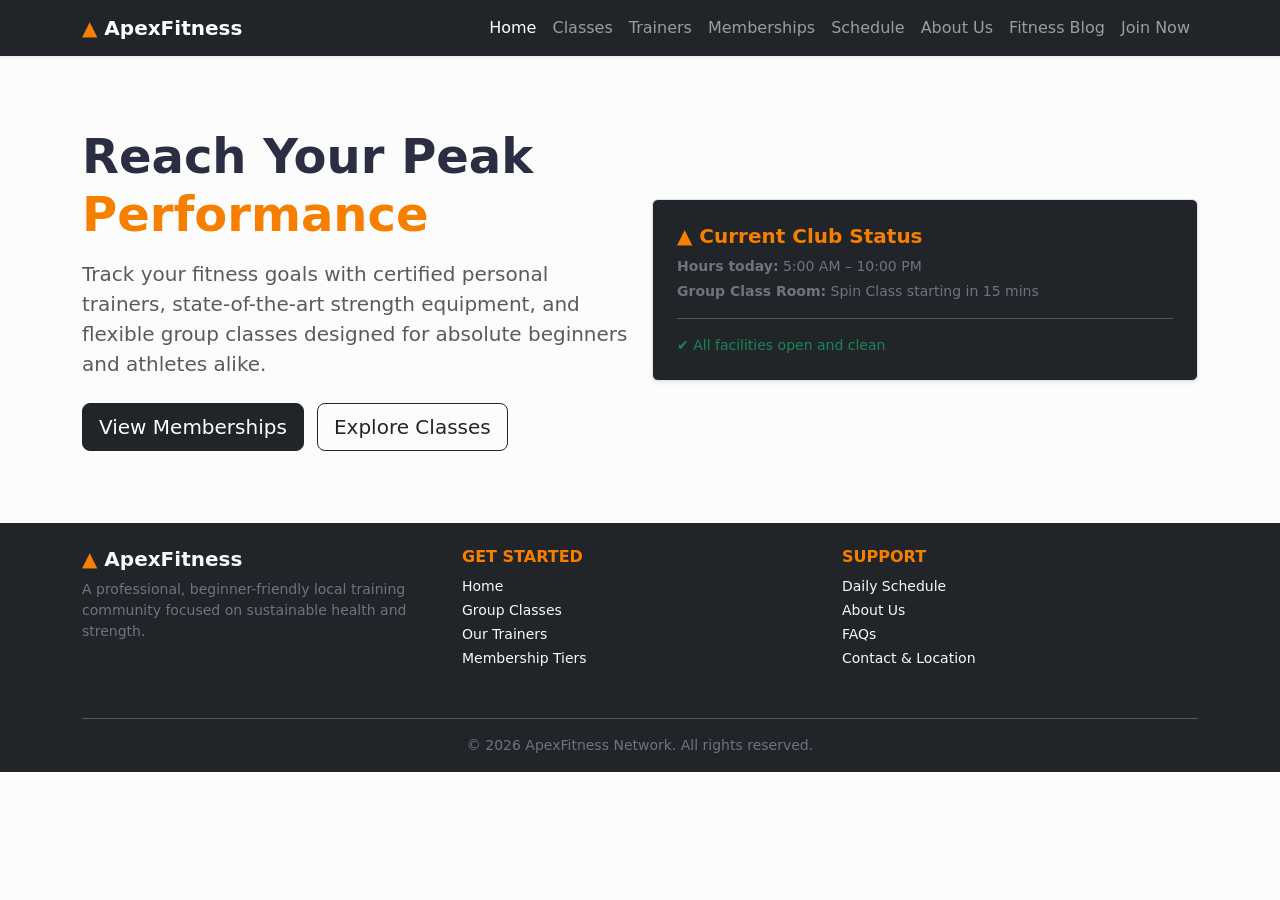
<file: index.html>
<!DOCTYPE html>
<html lang="en">

<!-- Imports Bootstrap and the custom stylesheet used across the website -->
<head>
    <meta charset="UTF-8">
    <meta name="viewport" content="width=device-width, initial-scale=1.0">
    <title>ApexFitness | Reach Your Peak Performance</title>
    <link href="https://cdn.jsdelivr.net/npm/bootstrap@5.3.3/dist/css/bootstrap.min.css" rel="stylesheet">
    <link rel="stylesheet" href="css/style.css">
</head>
<body>

    <!-- Responsive navigation bar for moving between all website pages -->
    <header>
        <nav class="navbar navbar-expand-lg navbar-dark bg-dark shadow-sm">
            <div class="container">
                <a class="navbar-brand fw-bold" href="index.html">
                    <span class="text-fitness-orange">▲</span> ApexFitness
                </a>
                <button class="navbar-toggler" type="button" data-bs-toggle="collapse" data-bs-target="#navMenu">
                    <span class="navbar-toggler-icon"></span>
                </button>
                <div class="collapse navbar-collapse" id="navMenu">
                    <ul class="navbar-nav ms-auto">
                        <li class="nav-item"><a class="nav-link active" href="index.html">Home</a></li>
                        <li class="nav-item"><a class="nav-link" href="classes.html">Classes</a></li>
                        <li class="nav-item"><a class="nav-link" href="trainers.html">Trainers</a></li>
                        <li class="nav-item"><a class="nav-link" href="pricing.html">Memberships</a></li>
                        <li class="nav-item"><a class="nav-link" href="schedule.html">Schedule</a></li>
                        <li class="nav-item"><a class="nav-link" href="about.html">About Us</a></li>
                        <li class="nav-item"><a class="nav-link" href="blog.html">Fitness Blog</a></li>
                        <li class="nav-item"><a class="nav-link" href="contact.html">Join Now</a></li>
                    </ul>
                </div>
            </div>
        </nav>
    </header>

    <!-- Main content area unique to this page -->
    <main class="py-5">
    <!-- Hero section introducing the gym and primary call-to-action buttons -->
    <section class="container my-4">
        <!-- Call-to-action buttons directing users to key pages -->
        <div class="row align-items-center">
            <!-- Left column containing the welcome message and navigation buttons -->
            <div class="col-md-6">
                <h1 class="display-5 fw-bold mb-3">
                    Reach Your Peak <span class="text-fitness-orange">Performance</span>
                </h1>
                <p class="lead text-muted mb-4">
                    Track your fitness goals with certified personal trainers, state-of-the-art strength equipment, and flexible group classes designed for absolute beginners and athletes alike.
                </p>
                <div>
                    <a href="pricing.html" class="btn btn-dark btn-lg me-2">View Memberships</a>
                    <a href="classes.html" class="btn btn-outline-dark btn-lg">Explore Classes</a>
                </div>
            </div>
                <!-- Right column displaying the gym's current status card -->
                <div class="col-md-6 d-none d-md-block">
                <!-- Information card showing today's gym status and operating hours -->
                <div class="bg-dark text-white p-4 rounded border shadow-sm">
                    <h5 class="fw-bold mb-2 text-fitness-orange">▲ Current Club Status</h5>
                    <p class="mb-1 small text-secondary"><strong>Hours today:</strong> 5:00 AM – 10:00 PM</p>
                    <p class="mb-1 small text-secondary"><strong>Group Class Room:</strong> Spin Class starting in 15 mins</p>
                    <hr class="bg-secondary">
                    <p class="mb-0 text-success small">✔ All facilities open and clean</p>
                </div>
            </div>
        </div>
    </section>
</main>

    <!-- Footer with quick navigation links and copyright information -->
    <footer class="bg-dark text-light pt-4 pb-3">
            <div class="container">
                <div class="row">
                    <div class="col-md-4 mb-3">
                        <h5 class="fw-bold"><span class="text-fitness-orange">▲</span> ApexFitness</h5>
                        <p class="text-secondary small">A professional, beginner-friendly local training community focused on sustainable health and strength.</p>
                    </div>
                    <div class="col-md-4 mb-3 footer-links">
                        <h6 class="text-uppercase fw-bold text-fitness-orange">Get Started</h6>
                        <ul class="list-unstyled">
                            <li><a href="index.html" class="text-light text-decoration-none small">Home</a></li>
                            <li><a href="classes.html" class="text-light text-decoration-none small">Group Classes</a></li>
                            <li><a href="trainers.html" class="text-light text-decoration-none small">Our Trainers</a></li>
                            <li><a href="pricing.html" class="text-light text-decoration-none small">Membership Tiers</a></li>
                        </ul>
                    </div>
                    <div class="col-md-4 mb-3 footer-links">
                        <h6 class="text-uppercase fw-bold text-fitness-orange">Support</h6>
                        <ul class="list-unstyled">
                            <li><a href="schedule.html" class="text-light text-decoration-none small">Daily Schedule</a></li>
                            <li><a href="about.html" class="text-light text-decoration-none small">About Us</a></li>
                            <li><a href="faq.html" class="text-light text-decoration-none small">FAQs</a></li>
                            <li><a href="contact.html" class="text-light text-decoration-none small">Contact & Location</a></li>
                        </ul>
                    </div>
                </div>
                <hr class="bg-secondary">
                <div class="text-center text-secondary small">
                    <p class="mb-0">&copy; 2026 ApexFitness Network. All rights reserved.</p>
                </div>
            </div>
    </footer>

    <script src="https://cdn.jsdelivr.net/npm/bootstrap@5.3.3/dist/js/bootstrap.bundle.min.js"></script>
    <script src="js/app.js"></script>
</body>
</html>
</file>
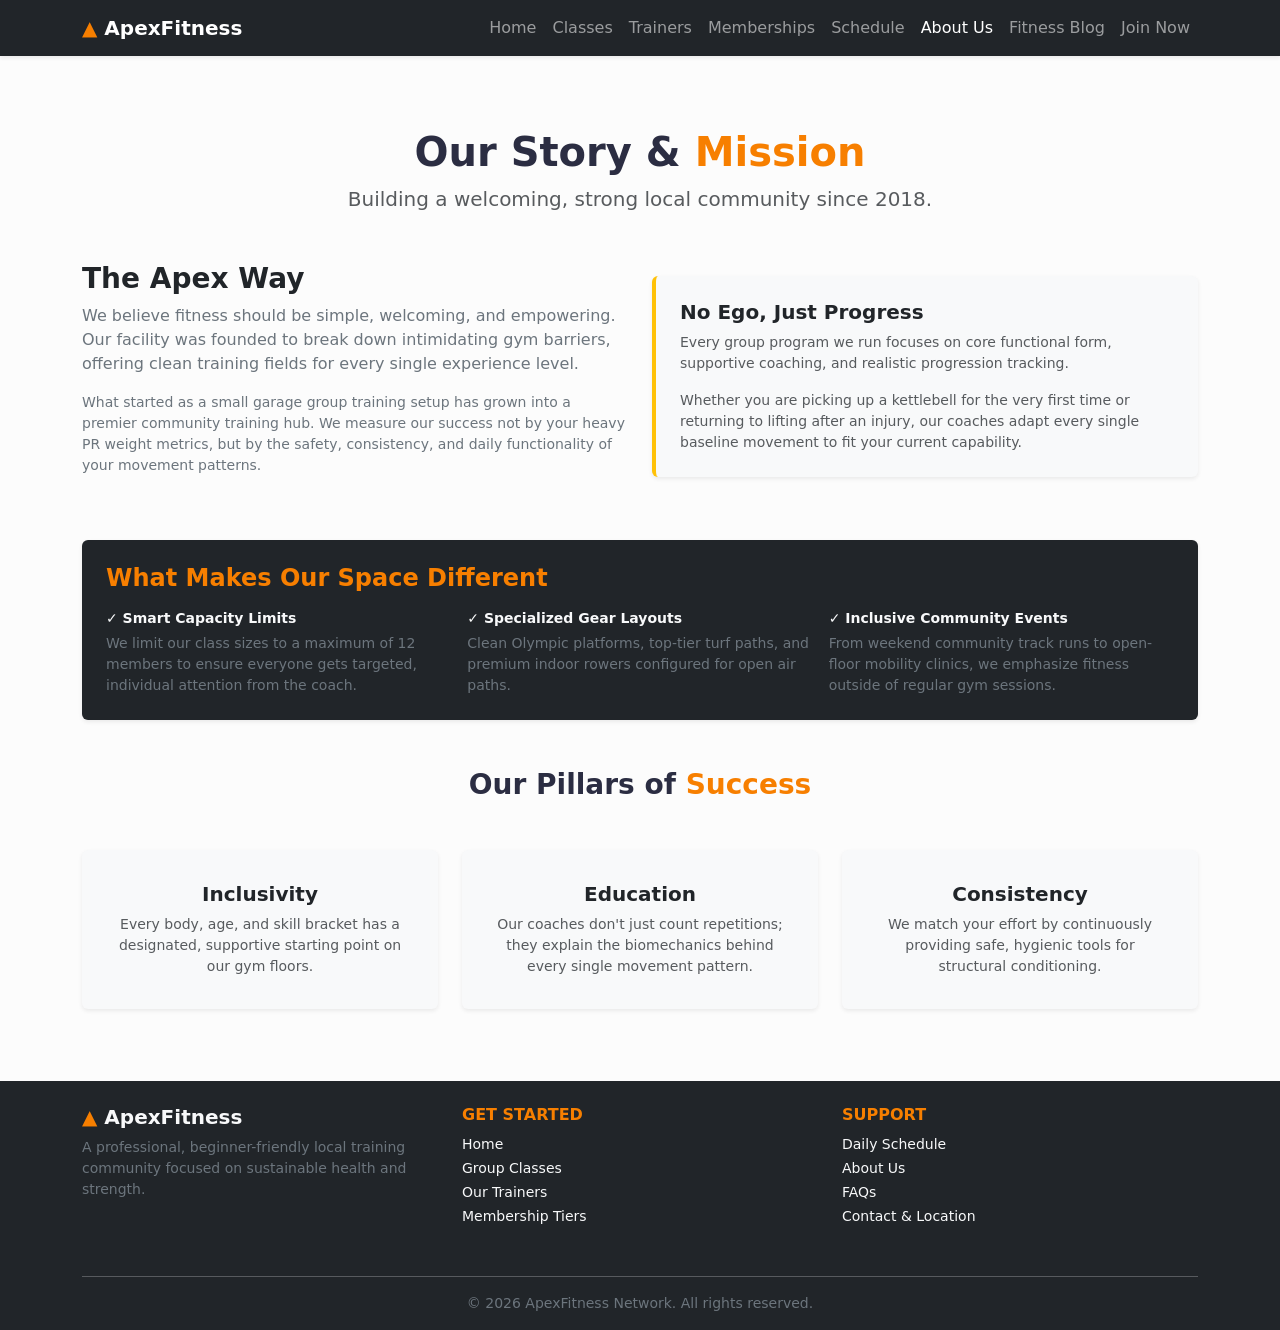
<file: about.html>
<!DOCTYPE html>
<html lang="en">
<head>
    <meta charset="UTF-8">
    <meta name="viewport" content="width=device-width, initial-scale=1.0">
    <title>ApexFitness | About Our Team</title>
    <link href="https://cdn.jsdelivr.net/npm/bootstrap@5.3.3/dist/css/bootstrap.min.css" rel="stylesheet">
    <link rel="stylesheet" href="css/style.css">
</head>
<body>

    <header>
        <nav class="navbar navbar-expand-lg navbar-dark bg-dark shadow-sm">
            <div class="container">
                <a class="navbar-brand fw-bold" href="index.html"><span class="text-fitness-orange">▲</span> ApexFitness</a>
                <button class="navbar-toggler" type="button" data-bs-toggle="collapse" data-bs-target="#navMenu"><span class="navbar-toggler-icon"></span></button>
                <div class="collapse navbar-collapse" id="navMenu">
                    <ul class="navbar-nav ms-auto">
                        <li class="nav-item"><a class="nav-link" href="index.html">Home</a></li>
                        <li class="nav-item"><a class="nav-link" href="classes.html">Classes</a></li>
                        <li class="nav-item"><a class="nav-link" href="trainers.html">Trainers</a></li>
                        <li class="nav-item"><a class="nav-link" href="pricing.html">Memberships</a></li>
                        <li class="nav-item"><a class="nav-link" href="schedule.html">Schedule</a></li>
                        <li class="nav-item"><a class="nav-link active" href="about.html">About Us</a></li>
                        <li class="nav-item"><a class="nav-link" href="blog.html">Fitness Blog</a></li>
                        <li class="nav-item"><a class="nav-link" href="contact.html">Join Now</a></li>
                    </ul>
                </div>
            </div>
        </nav>
    </header>

    <main class="py-5">
        <div class="container my-4">
            <!-- Introduces the About page and explains the gym's mission and background -->
            <div class="text-center mb-5">
                <h1 class="fw-bold">Our Story & <span class="text-fitness-orange">Mission</span></h1>
                <p class="lead text-muted">Building a welcoming, strong local community since 2018.</p>
            </div>
            <!-- Highlights the gym's story alongside its training philosophy -->
            <div class="row align-items-center mb-5">
                <div class="col-md-6">
                    <h3 class="fw-bold text-dark">The Apex Way</h3>
                    <p class="text-secondary">We believe fitness should be simple, welcoming, and empowering. Our facility was founded to break down intimidating gym barriers, offering clean training fields for every single experience level.</p>
                    <p class="text-secondary small">What started as a small garage group training setup has grown into a premier community training hub. We measure our success not by your heavy PR weight metrics, but by the safety, consistency, and daily functionality of your movement patterns.</p>
                </div>
                <div class="col-md-6">
                    <div class="bg-light p-4 rounded border-start border-4 border-warning shadow-sm">
                        <h5 class="fw-bold text-dark">No Ego, Just Progress</h5>
                        <p class="text-muted small mb-3">Every group program we run focuses on core functional form, supportive coaching, and realistic progression tracking.</p>
                        <p class="text-muted small mb-0">Whether you are picking up a kettlebell for the very first time or returning to lifting after an injury, our coaches adapt every single baseline movement to fit your current capability.</p>
                    </div>
                </div>
            </div>

            <!-- Summarizes the key features that make ApexFitness different from other gyms -->
            <div class="row mb-5">
                <div class="col-12">
                    <div class="p-4 rounded bg-dark text-light shadow-sm">
                        <h4 class="fw-bold text-fitness-orange mb-3">What Makes Our Space Different</h4>
                        <div class="row g-3 text-secondary small">
                            <div class="col-md-4">
                                <strong class="text-light d-block mb-1">✓ Smart Capacity Limits</strong>
                                We limit our class sizes to a maximum of 12 members to ensure everyone gets targeted, individual attention from the coach.
                            </div>
                            <div class="col-md-4">
                                <strong class="text-light d-block mb-1">✓ Specialized Gear Layouts</strong>
                                Clean Olympic platforms, top-tier turf paths, and premium indoor rowers configured for open air paths.
                            </div>
                            <div class="col-md-4">
                                <strong class="text-light d-block mb-1">✓ Inclusive Community Events</strong>
                                From weekend community track runs to open-floor mobility clinics, we emphasize fitness outside of regular gym sessions.
                            </div>
                        </div>
                    </div>
                </div>
            </div>
            <!-- Introduces the core values that guide the gym's coaching approach -->
            <div class="text-center my-5">
                 <h2 class="fw-bold h3">Our Pillars of <span class="text-fitness-orange">Success</span></h2>
            </div>
            <!-- Displays the gym's three main values using responsive Bootstrap cards -->
            <div class="row row-cols-1 row-cols-md-3 g-4">
                <div class="col">
                    <div class="card h-100 border-0 bg-light text-center p-3 shadow-sm">
                        <div class="card-body">
                            <h5 class="card-title fw-bold">Inclusivity</h5>
                            <p class="card-text text-muted small">Every body, age, and skill bracket has a designated, supportive starting point on our gym floors.</p>
                        </div>
                    </div>
                </div>
                <div class="col">
                    <div class="card h-100 border-0 bg-light text-center p-3 shadow-sm">
                        <div class="card-body">
                            <h5 class="card-title fw-bold">Education</h5>
                            <p class="card-text text-muted small">Our coaches don't just count repetitions; they explain the biomechanics behind every single movement pattern.</p>
                        </div>
                    </div>
                </div>
                <div class="col">
                    <div class="card h-100 border-0 bg-light text-center p-3 shadow-sm">
                        <div class="card-body">
                            <h5 class="card-title fw-bold">Consistency</h5>
                            <p class="card-text text-muted small">We match your effort by continuously providing safe, hygienic tools for structural conditioning.</p>
                        </div>
                    </div>
                </div>
            </div>

        </div>
     </main> 
     
     <footer class="bg-dark text-light pt-4 pb-3">
        <div class="container">
            <div class="row">
                <div class="col-md-4 mb-3">
                    <h5 class="fw-bold"><span class="text-fitness-orange">▲</span> ApexFitness</h5>
                    <p class="text-secondary small">A professional, beginner-friendly local training community focused on sustainable health and strength.</p>
                </div>
                <div class="col-md-4 mb-3 footer-links">
                    <h6 class="text-uppercase fw-bold text-fitness-orange">Get Started</h6>
                    <ul class="list-unstyled">
                        <li><a href="index.html" class="text-light text-decoration-none small">Home</a></li>
                        <li><a href="classes.html" class="text-light text-decoration-none small">Group Classes</a></li>
                        <li><a href="trainers.html" class="text-light text-decoration-none small">Our Trainers</a></li>
                        <li><a href="pricing.html" class="text-light text-decoration-none small">Membership Tiers</a></li>
                    </ul>
                </div>
                <div class="col-md-4 mb-3 footer-links">
                    <h6 class="text-uppercase fw-bold text-fitness-orange">Support</h6>
                    <ul class="list-unstyled">
                        <li><a href="schedule.html" class="text-light text-decoration-none small">Daily Schedule</a></li>
                        <li><a href="about.html" class="text-light text-decoration-none small">About Us</a></li>
                        <li><a href="faq.html" class="text-light text-decoration-none small">FAQs</a></li>
                        <li><a href="contact.html" class="text-light text-decoration-none small">Contact & Location</a></li>
                    </ul>
                </div>
            </div>
            <hr class="bg-secondary">
            <div class="text-center text-secondary small">
                <p class="mb-0">&copy; 2026 ApexFitness Network. All rights reserved.</p>
            </div>
        </div>
    </footer>
    
    <!-- Loads Bootstrap's JavaScript for responsive components like the navigation menu -->
    <script src="https://cdn.jsdelivr.net/npm/bootstrap@5.3.3/dist/js/bootstrap.bundle.min.js"></script>
</body>
</html>
</file>
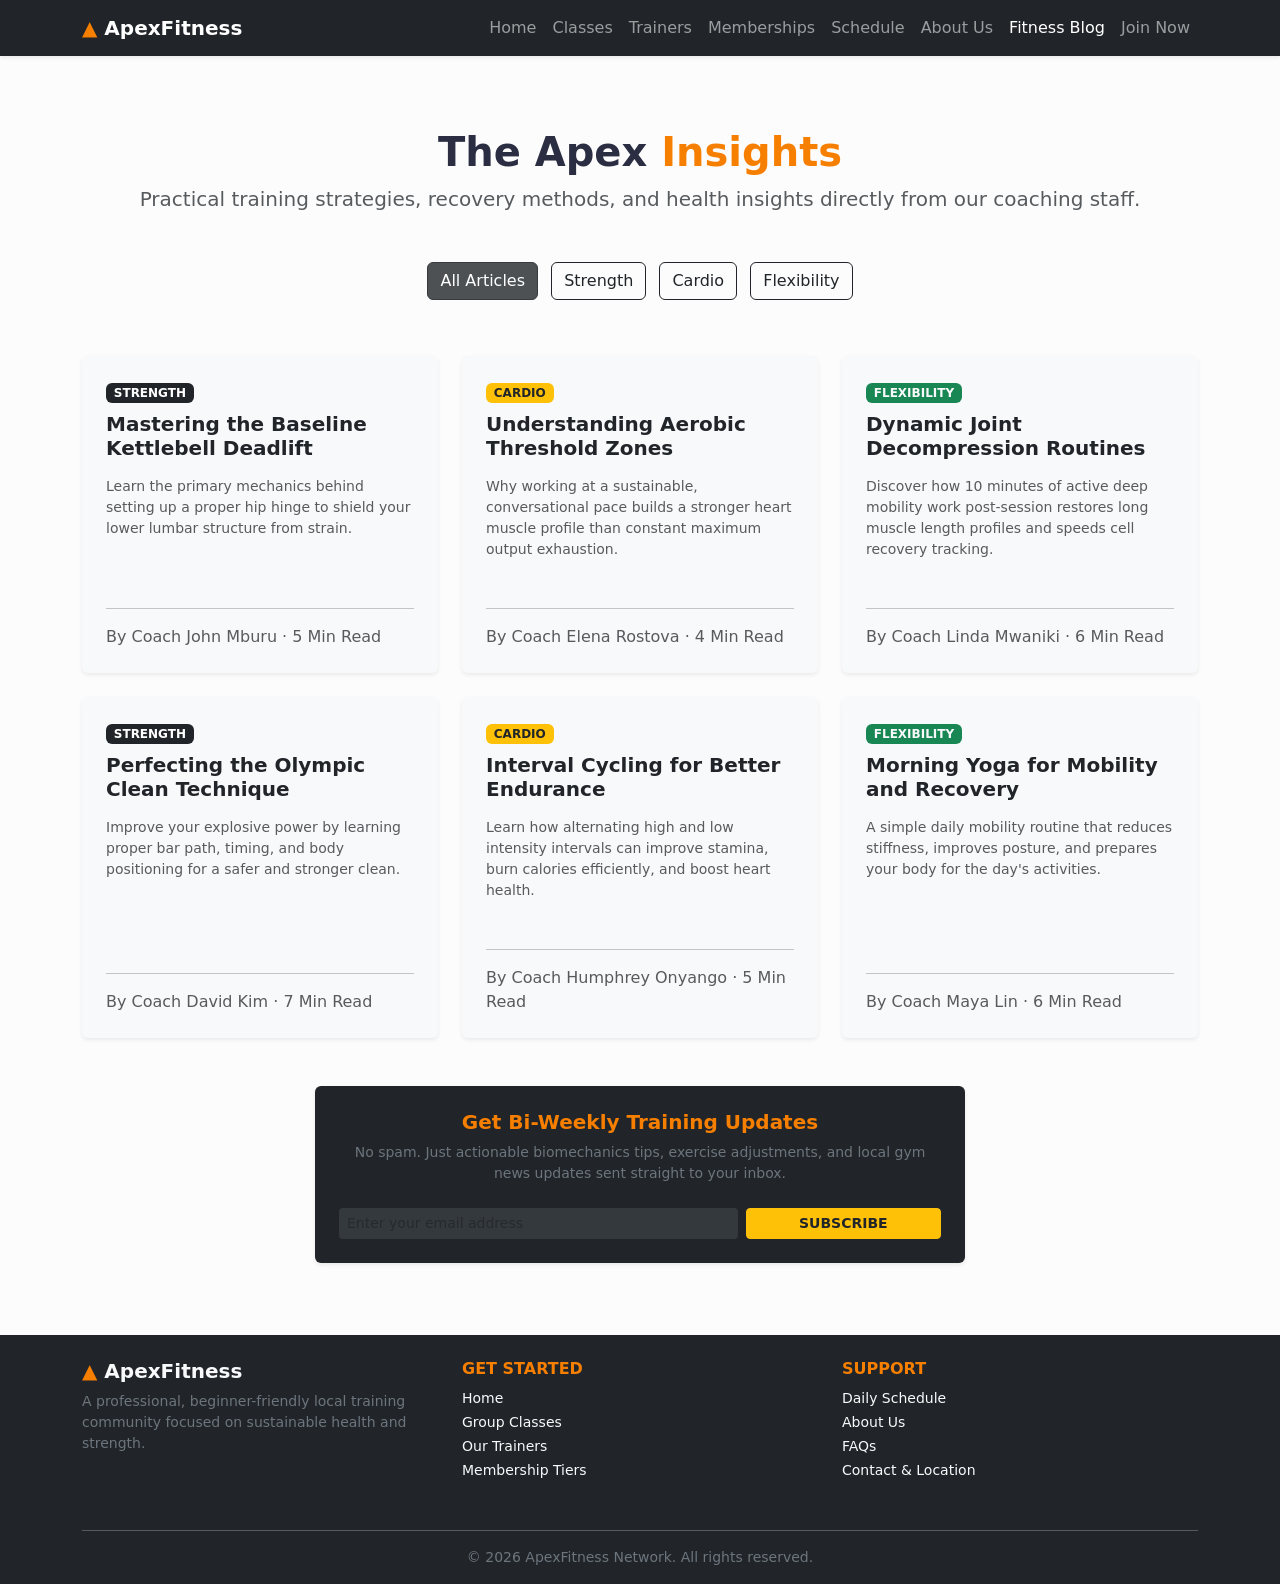
<file: blog.html>
<!DOCTYPE html>
<html lang="en">
<head>
    <meta charset="UTF-8">
    <meta name="viewport" content="width=device-width, initial-scale=1.0">
    <title>ApexFitness | Fitness Blog</title>
    <link href="https://cdn.jsdelivr.net/npm/bootstrap@5.3.3/dist/css/bootstrap.min.css" rel="stylesheet">
    <link rel="stylesheet" href="css/style.css">
</head>
<body>

    <header>
        <nav class="navbar navbar-expand-lg navbar-dark bg-dark shadow-sm">
            <div class="container">
                <a class="navbar-brand fw-bold" href="index.html"><span class="text-fitness-orange">▲</span> ApexFitness</a>
                <button class="navbar-toggler" type="button" data-bs-toggle="collapse" data-bs-target="#navMenu"><span class="navbar-toggler-icon"></span></button>
                <div class="collapse navbar-collapse" id="navMenu">
                    <ul class="navbar-nav ms-auto">
                        <li class="nav-item"><a class="nav-link" href="index.html">Home</a></li>
                        <li class="nav-item"><a class="nav-link" href="classes.html">Classes</a></li>
                        <li class="nav-item"><a class="nav-link" href="trainers.html">Trainers</a></li>
                        <li class="nav-item"><a class="nav-link" href="pricing.html">Memberships</a></li>
                        <li class="nav-item"><a class="nav-link" href="schedule.html">Schedule</a></li>
                        <li class="nav-item"><a class="nav-link" href="about.html">About Us</a></li>
                        <li class="nav-item"><a class="nav-link active" href="blog.html">Fitness Blog</a></li>
                        <li class="nav-item"><a class="nav-link" href="contact.html">Join Now</a></li>
                    </ul>
                </div>
            </div>
        </nav>
    </header>

    <main class="py-5">
        <div class="container my-4">
            <!-- Introduces the blog page and explains what type of fitness content visitors can expect -->
            <div class="text-center mb-5">
                <h1 class="fw-bold">The Apex <span class="text-fitness-orange">Insights</span></h1>
                <p class="lead text-muted">Practical training strategies, recovery methods, and health insights directly from our coaching staff.</p>
            </div> 
            <!-- Lets users filter articles by category without leaving the page -->
            <div class="text-center mb-5">
                <button type="button" class="btn btn-dark active filter-btn mx-1 mb-2" data-filter="all">All Articles</button>
                <button type="button" class="btn btn-outline-dark filter-btn mx-1 mb-2" data-filter="strength">Strength</button>
                <button type="button" class="btn btn-outline-dark filter-btn mx-1 mb-2" data-filter="cardio">Cardio</button>
                <button type="button" class="btn btn-outline-dark filter-btn mx-1 mb-2" data-filter="flexibility">Flexibility</button>
            </div>

            <!-- Displays all blog posts in a responsive grid layout -->
            <div class="row row-cols-1 row-cols-md-3 g-4" id="blogGrid">
                <!-- Each article is stored as a card with a category, title, summary, and author -->
                 <div class="col filter-item" data-category="strength">
                    <div class="card h-100 border-0 bg-light shadow-sm">
                        <div class="card-body p-4">
                            <div class="mb-2">
                                <span class="badge bg-dark text-uppercase small">Strength</span>
                            </div>
                            <h4 class="h5 card-title fw-bold text-dark mb-3">Mastering the Baseline Kettlebell Deadlift</h4>
                            <p class="card-text text-muted small">Learn the primary mechanics behind setting up a proper hip hinge to shield your lower lumbar structure from strain.</p>
                        </div>
                        <div class="card-footer bg-transparent border-0 px-4 pb-4">
                            <hr class="opacity-25 my-3">
                            <div class="d-flex justify-between align-items-center">
                                <span class="text-muted extra-small">By Coach John Mburu · 5 Min Read</span>
                            </div>
                        </div>
                    </div>
                </div>

                <div class="col filter-item" data-category="cardio">
                    <div class="card h-100 border-0 bg-light shadow-sm">
                        <div class="card-body p-4">
                            <div class="mb-2">
                                <span class="badge bg-warning text-dark text-uppercase small">Cardio</span>
                            </div>
                            <h4 class="h5 card-title fw-bold text-dark mb-3">Understanding Aerobic Threshold Zones</h4>
                            <p class="card-text text-muted small">Why working at a sustainable, conversational pace builds a stronger heart muscle profile than constant maximum output exhaustion.</p>
                        </div>
                        <div class="card-footer bg-transparent border-0 px-4 pb-4">
                            <hr class="opacity-25 my-3">
                            <div class="d-flex justify-between align-items-center">
                                <span class="text-muted extra-small">By Coach Elena Rostova · 4 Min Read</span>
                            </div>
                        </div>
                    </div>
                </div>

                <div class="col filter-item" data-category="flexibility">
                    <div class="card h-100 border-0 bg-light shadow-sm">
                        <div class="card-body p-4">
                            <div class="mb-2">
                                <span class="badge bg-success text-light text-uppercase small">Flexibility</span>
                            </div>
                            <h4 class="h5 card-title fw-bold text-dark mb-3">Dynamic Joint Decompression Routines</h4>
                            <p class="card-text text-muted small">Discover how 10 minutes of active deep mobility work post-session restores long muscle length profiles and speeds cell recovery tracking.</p>
                        </div>
                        <div class="card-footer bg-transparent border-0 px-4 pb-4">
                            <hr class="opacity-25 my-3">
                            <div class="d-flex justify-between align-items-center">
                                <span class="text-muted extra-small">By Coach Linda Mwaniki · 6 Min Read</span>
                            </div>
                        </div>
                    </div>
                </div>

                <div class="col filter-item" data-category="strength">
                    <div class="card h-100 border-0 bg-light shadow-sm">
                        <div class="card-body p-4">
                            <div class="mb-2">
                                <span class="badge bg-dark text-uppercase small">Strength</span>
                            </div>
                            <h4 class="h5 card-title fw-bold text-dark mb-3">Perfecting the Olympic Clean Technique</h4>
                            <p class="card-text text-muted small">Improve your explosive power by learning proper bar path, timing, and body positioning for a safer and stronger clean.</p>
                        </div>
                        <div class="card-footer bg-transparent border-0 px-4 pb-4">
                            <hr class="opacity-25 my-3">
                            <div class="d-flex justify-between align-items-center">
                                <span class="text-muted extra-small">By Coach David Kim · 7 Min Read</span>
                            </div>
                        </div>
                    </div>
                </div>

                <div class="col filter-item" data-category="cardio">
                    <div class="card h-100 border-0 bg-light shadow-sm">
                        <div class="card-body p-4">
                            <div class="mb-2">
                                <span class="badge bg-warning text-dark text-uppercase small">Cardio</span>
                            </div>
                            <h4 class="h5 card-title fw-bold text-dark mb-3">Interval Cycling for Better Endurance</h4>
                            <p class="card-text text-muted small">Learn how alternating high and low intensity intervals can improve stamina, burn calories efficiently, and boost heart health.</p>
                        </div>
                        <div class="card-footer bg-transparent border-0 px-4 pb-4">
                            <hr class="opacity-25 my-3">
                            <div class="d-flex justify-between align-items-center">
                                <span class="text-muted extra-small">By Coach Humphrey Onyango · 5 Min Read</span>
                            </div>
                        </div>
                    </div>
                </div>

                <div class="col filter-item" data-category="flexibility">
                    <div class="card h-100 border-0 bg-light shadow-sm">
                        <div class="card-body p-4">
                            <div class="mb-2">
                                <span class="badge bg-success text-light text-uppercase small">Flexibility</span>
                            </div>
                            <h4 class="h5 card-title fw-bold text-dark mb-3">Morning Yoga for Mobility and Recovery</h4>
                            <p class="card-text text-muted small">A simple daily mobility routine that reduces stiffness, improves posture, and prepares your body for the day's activities.</p>
                        </div>
                        <div class="card-footer bg-transparent border-0 px-4 pb-4">
                            <hr class="opacity-25 my-3">
                            <div class="d-flex justify-between align-items-center">
                                <span class="text-muted extra-small">By Coach Maya Lin · 6 Min Read</span>
                            </div>
                        </div>
                    </div>
                </div>
            </div>

            <!-- Allows visitors to subscribe and receive future fitness articles by email -->
            <div class="mt-5 p-4 rounded bg-dark text-light shadow-sm text-center max-width-md mx-auto" style="max-width: 650px;">
                <h4 class="fw-bold text-fitness-orange mb-2 h5">Get Bi-Weekly Training Updates</h4>
                <p class="text-secondary small mb-4">No spam. Just actionable biomechanics tips, exercise adjustments, and local gym news updates sent straight to your inbox.</p>
                <form class="row g-2 justify-content-center" onsubmit="event.preventDefault();">
                    <div class="col-sm-8">
                        <input type="email" class="form-control form-control-sm border-0 bg-secondary bg-opacity-25 text-white small" placeholder="Enter your email address" required>
                    </div>
                    <div class="col-sm-4">
                        <button type="submit" class="btn btn-warning btn-sm w-100 fw-bold text-dark text-uppercase">Subscribe</button>
                    </div>
                </form>
            </div>
        </div>
    </main>

    <footer class="bg-dark text-light pt-4 pb-3">
        <div class="container">
            <div class="row">
                <div class="col-md-4 mb-3">
                    <h5 class="fw-bold"><span class="text-fitness-orange">▲</span> ApexFitness</h5>
                    <p class="text-secondary small">A professional, beginner-friendly local training community focused on sustainable health and strength.</p>
                </div>
                <div class="col-md-4 mb-3 footer-links">
                    <h6 class="text-uppercase fw-bold text-fitness-orange">Get Started</h6>
                    <ul class="list-unstyled">
                        <li><a href="index.html" class="text-light text-decoration-none small">Home</a></li>
                        <li><a href="classes.html" class="text-light text-decoration-none small">Group Classes</a></li>
                        <li><a href="trainers.html" class="text-light text-decoration-none small">Our Trainers</a></li>
                        <li><a href="pricing.html" class="text-light text-decoration-none small">Membership Tiers</a></li>
                    </ul>
                </div>
                <div class="col-md-4 mb-3 footer-links">
                    <h6 class="text-uppercase fw-bold text-fitness-orange">Support</h6>
                    <ul class="list-unstyled">
                        <li><a href="schedule.html" class="text-light text-decoration-none small">Daily Schedule</a></li>
                        <li><a href="about.html" class="text-light text-decoration-none small">About Us</a></li>
                        <li><a href="faq.html" class="text-light text-decoration-none small">FAQs</a></li>
                        <li><a href="contact.html" class="text-light text-decoration-none small">Contact & Location</a></li>
                    </ul>
                </div>
            </div>
            <hr class="bg-secondary">
            <div class="text-center text-secondary small">
                <p class="mb-0">&copy; 2026 ApexFitness Network. All rights reserved.</p>
            </div>
        </div>
    </footer>

    <!-- Loads my custom JavaScript for blog filtering before Bootstrap's scripts -->
    <script src="js/app.js"></script>
    <script src="https://cdn.jsdelivr.net/npm/bootstrap@5.3.3/dist/js/bootstrap.bundle.min.js"></script>
</body>
</html>
</file>
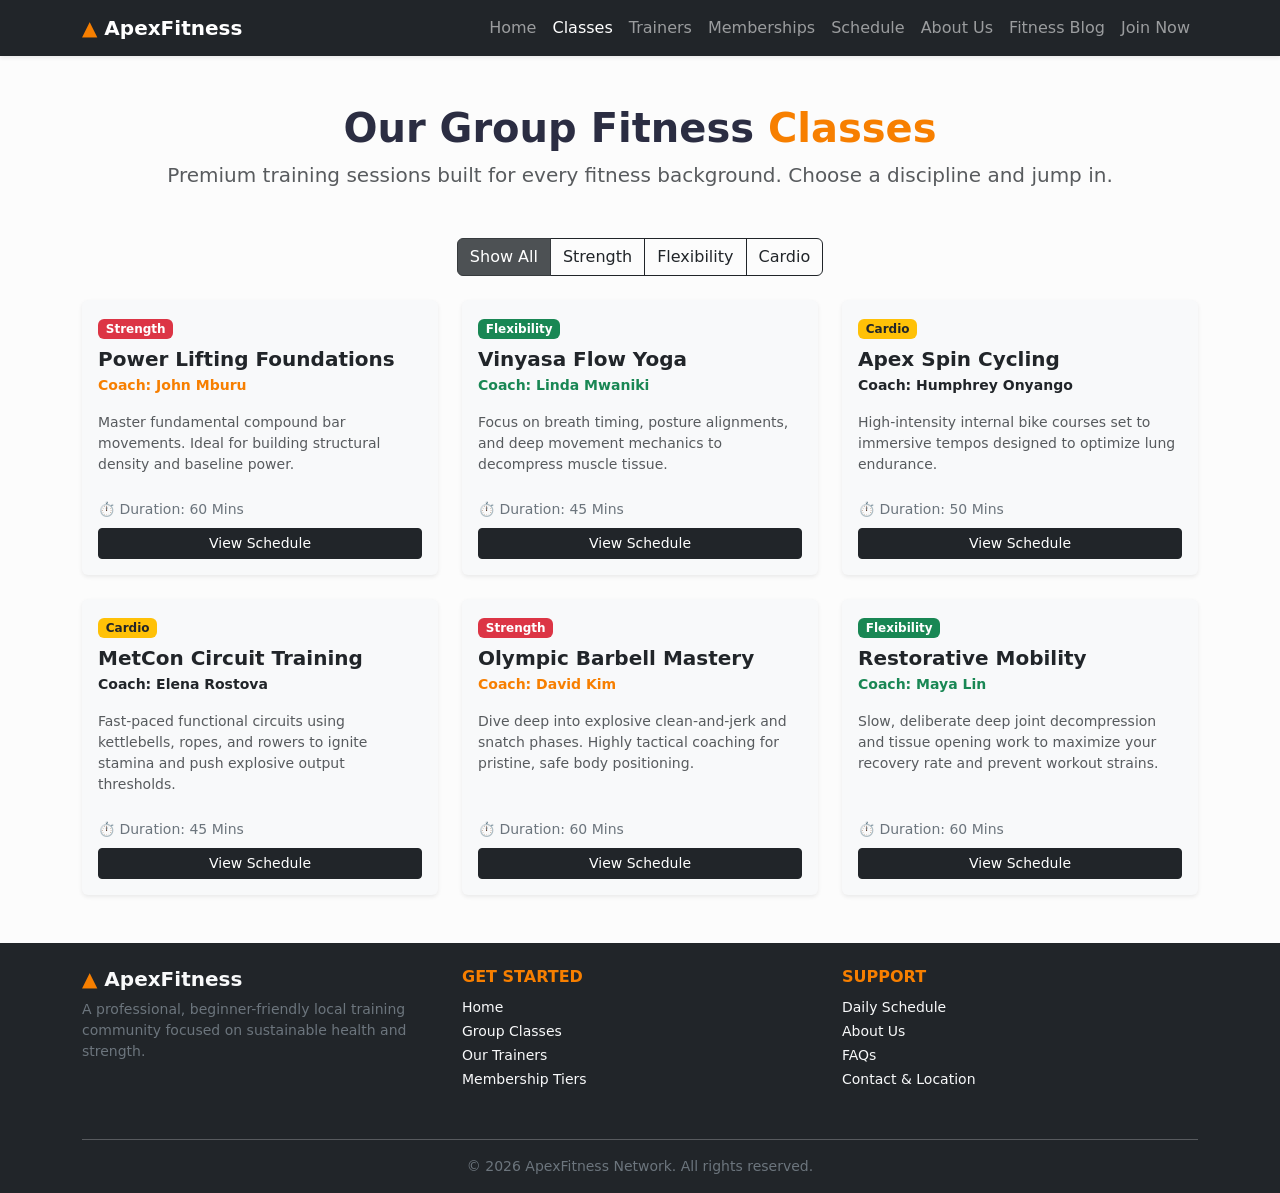
<file: classes.html>
<!DOCTYPE html>
<html lang="en">
<head>
    <meta charset="UTF-8">
    <meta name="viewport" content="width=device-width, initial-scale=1.0">
    <title>ApexFitness | Our Classes</title>
    <link href="https://cdn.jsdelivr.net/npm/bootstrap@5.3.3/dist/css/bootstrap.min.css" rel="stylesheet">
    <link rel="stylesheet" href="css/style.css">
</head>
<body>

    <header>
        <nav class="navbar navbar-expand-lg navbar-dark bg-dark shadow-sm">
            <div class="container">
                <a class="navbar-brand fw-bold" href="index.html">
                    <span class="text-fitness-orange">▲</span> ApexFitness
                </a>
                <button class="navbar-toggler" type="button" data-bs-toggle="collapse" data-bs-target="#navMenu">
                    <span class="navbar-toggler-icon"></span>
                </button>
                <div class="collapse navbar-collapse" id="navMenu">
                    <ul class="navbar-nav ms-auto">
                        <li class="nav-item"><a class="nav-link" href="index.html">Home</a></li>
                        <li class="nav-item"><a class="nav-link active" href="classes.html">Classes</a></li>
                        <li class="nav-item"><a class="nav-link" href="trainers.html">Trainers</a></li>
                        <li class="nav-item"><a class="nav-link" href="pricing.html">Memberships</a></li>
                        <li class="nav-item"><a class="nav-link" href="schedule.html">Schedule</a></li>
                        <li class="nav-item"><a class="nav-link" href="about.html">About Us</a></li>
                        <li class="nav-item"><a class="nav-link" href="blog.html">Fitness Blog</a></li>
                        <li class="nav-item"><a class="nav-link" href="contact.html">Join Now</a></li>
                    </ul>
                </div>
            </div>
        </nav>
    </header>

    <main class="py-5">
        <div class="container">
            <!-- Introduces the classes page and gives users an overview of the available training programs -->
            <div class="text-center mb-5">
                <h1 class="fw-bold">Our Group Fitness <span class="text-fitness-orange">Classes</span></h1>
                <p class="lead text-muted">Premium training sessions built for every fitness background. Choose a discipline and jump in.</p>
            </div>
            <!-- Lets users filter the classes by category using JavaScript -->
            <div class="row mb-4">
                <div class="col-12 text-center">
                    <div class="btn-group flex-wrap" role="group" aria-label="Class Categories">
                        <button type="button" class="btn btn-dark active filter-btn" data-filter="all">Show All</button>
                        <button type="button" class="btn btn-outline-dark filter-btn" data-filter="strength">Strength</button>
                        <button type="button" class="btn btn-outline-dark filter-btn" data-filter="flexibility">Flexibility</button>
                        <button type="button" class="btn btn-outline-dark filter-btn" data-filter="cardio">Cardio</button>
                    </div>
                </div>
            </div>

            <!-- Displays all available classes in a responsive Bootstrap card layout -->
            <div class="row row-cols-1 row-cols-md-3 g-4">
                <!-- Each card contains the details of one fitness class, including the coach, duration, and schedule link -->
                <div class="col filter-item" data-category="strength">
                    <div class="card h-100 shadow-sm border-0 bg-light">
                        <div class="card-body">
                            <span class="badge bg-danger mb-2">Strength</span>
                            <h5 class="card-title fw-bold mb-1">Power Lifting Foundations</h5>
                            <p class="text-fitness-orange small fw-bold mb-3">Coach: John Mburu</p>
                            <p class="card-text text-muted small">
                                Master fundamental compound bar movements. Ideal for building structural density and baseline power.
                            </p>
                        </div>
                        <div class="card-footer bg-transparent border-0 pb-3">
                            <small class="text-secondary d-block mb-2">⏱ Duration: 60 Mins</small>
                            <a href="schedule.html" class="btn btn-sm btn-dark w-100">View Schedule</a>
                        </div>
                    </div>
                </div>

                <div class="col filter-item" data-category="flexibility">
                    <div class="card h-100 shadow-sm border-0 bg-light">
                        <div class="card-body">
                            <span class="badge bg-success mb-2">Flexibility</span>
                            <h5 class="card-title fw-bold mb-1">Vinyasa Flow Yoga</h5>
                            <p class="text-success small fw-bold mb-3">Coach: Linda Mwaniki</p>
                            <p class="card-text text-muted small">
                                Focus on breath timing, posture alignments, and deep movement mechanics to decompress muscle tissue.
                            </p>
                        </div>
                        <div class="card-footer bg-transparent border-0 pb-3">
                            <small class="text-secondary d-block mb-2">⏱ Duration: 45 Mins</small>
                            <a href="schedule.html" class="btn btn-sm btn-dark w-100">View Schedule</a>
                        </div>
                    </div>
                </div>

                <div class="col filter-item" data-category="cardio">
                    <div class="card h-100 shadow-sm border-0 bg-light">
                        <div class="card-body">
                            <span class="badge bg-warning text-dark mb-2">Cardio</span>
                            <h5 class="card-title fw-bold mb-1">Apex Spin Cycling</h5>
                            <p class="text-warning text-dark small fw-bold mb-3">Coach: Humphrey Onyango</p>
                            <p class="card-text text-muted small">
                                High-intensity internal bike courses set to immersive tempos designed to optimize lung endurance.
                            </p>
                        </div>
                        <div class="card-footer bg-transparent border-0 pb-3">
                            <small class="text-secondary d-block mb-2">⏱ Duration: 50 Mins</small>
                            <a href="schedule.html" class="btn btn-sm btn-dark w-100">View Schedule</a>
                        </div>
                    </div>
                </div>
                <div class="col filter-item" data-category="cardio">
                    <div class="card h-100 shadow-sm border-0 bg-light">
                        <div class="card-body">
                            <span class="badge bg-warning text-dark mb-2">Cardio</span>
                            <h5 class="card-title fw-bold mb-1">MetCon Circuit Training</h5>
                            <p class="text-warning text-dark small fw-bold mb-3">Coach: Elena Rostova</p>
                            <p class="card-text text-muted small">
                                Fast-paced functional circuits using kettlebells, ropes, and rowers to ignite stamina and push explosive output thresholds.
                            </p>
                        </div>
                        <div class="card-footer bg-transparent border-0 pb-3">
                            <small class="text-secondary d-block mb-2">⏱ Duration: 45 Mins</small>
                            <a href="schedule.html" class="btn btn-sm btn-dark w-100">View Schedule</a>
                        </div>
                    </div>
                </div>

                <div class="col filter-item" data-category="strength">
                    <div class="card h-100 shadow-sm border-0 bg-light">
                        <div class="card-body">
                            <span class="badge bg-danger mb-2">Strength</span>
                            <h5 class="card-title fw-bold mb-1">Olympic Barbell Mastery</h5>
                            <p class="text-fitness-orange small fw-bold mb-3">Coach: David Kim</p>
                            <p class="card-text text-muted small">
                                Dive deep into explosive clean-and-jerk and snatch phases. Highly tactical coaching for pristine, safe body positioning.
                            </p>
                        </div>
                        <div class="card-footer bg-transparent border-0 pb-3">
                            <small class="text-secondary d-block mb-2">⏱ Duration: 60 Mins</small>
                            <a href="schedule.html" class="btn btn-sm btn-dark w-100">View Schedule</a>
                        </div>
                    </div>
                </div>

                <div class="col filter-item" data-category="flexibility">
                    <div class="card h-100 shadow-sm border-0 bg-light">
                        <div class="card-body">
                            <span class="badge bg-success mb-2">Flexibility</span>
                            <h5 class="card-title fw-bold mb-1">Restorative Mobility</h5>
                            <p class="text-success small fw-bold mb-3">Coach: Maya Lin</p>
                            <p class="card-text text-muted small">
                                Slow, deliberate deep joint decompression and tissue opening work to maximize your recovery rate and prevent workout strains.
                            </p>
                        </div>
                        <div class="card-footer bg-transparent border-0 pb-3">
                            <small class="text-secondary d-block mb-2">⏱ Duration: 60 Mins</small>
                            <a href="schedule.html" class="btn btn-sm btn-dark w-100">View Schedule</a>
                        </div>
                    </div>
                </div>

            </div>
        </div>
    </main>

    <footer class="bg-dark text-light pt-4 pb-3">
        <div class="container">
            <div class="row">
                <div class="col-md-4 mb-3">
                    <h5 class="fw-bold"><span class="text-fitness-orange">▲</span> ApexFitness</h5>
                    <p class="text-secondary small">A professional, beginner-friendly local training community focused on sustainable health and strength.</p>
                </div>
                <div class="col-md-4 mb-3 footer-links">
                    <h6 class="text-uppercase fw-bold text-fitness-orange">Get Started</h6>
                    <ul class="list-unstyled">
                        <li><a href="index.html" class="text-light text-decoration-none small">Home</a></li>
                        <li><a href="classes.html" class="text-light text-decoration-none small">Group Classes</a></li>
                        <li><a href="trainers.html" class="text-light text-decoration-none small">Our Trainers</a></li>
                        <li><a href="pricing.html" class="text-light text-decoration-none small">Membership Tiers</a></li>
                    </ul>
                </div>
                <div class="col-md-4 mb-3 footer-links">
                    <h6 class="text-uppercase fw-bold text-fitness-orange">Support</h6>
                    <ul class="list-unstyled">
                        <li><a href="schedule.html" class="text-light text-decoration-none small">Daily Schedule</a></li>
                        <li><a href="about.html" class="text-light text-decoration-none small">About Us</a></li>
                        <li><a href="faq.html" class="text-light text-decoration-none small">FAQs</a></li>
                        <li><a href="contact.html" class="text-light text-decoration-none small">Contact & Location</a></li>
                    </ul>
                </div>
            </div>
            <hr class="bg-secondary">
            <div class="text-center text-secondary small">
                <p class="mb-0">&copy; 2026 ApexFitness Network. All rights reserved.</p>
            </div>
        </div>
    </footer>

    <!-- Loads Bootstrap components and my custom JavaScript for the class filter -->
    <script src="https://cdn.jsdelivr.net/npm/bootstrap@5.3.3/dist/js/bootstrap.bundle.min.js"></script>
    <script src="js/app.js"></script>
</body>
</html>
</file>
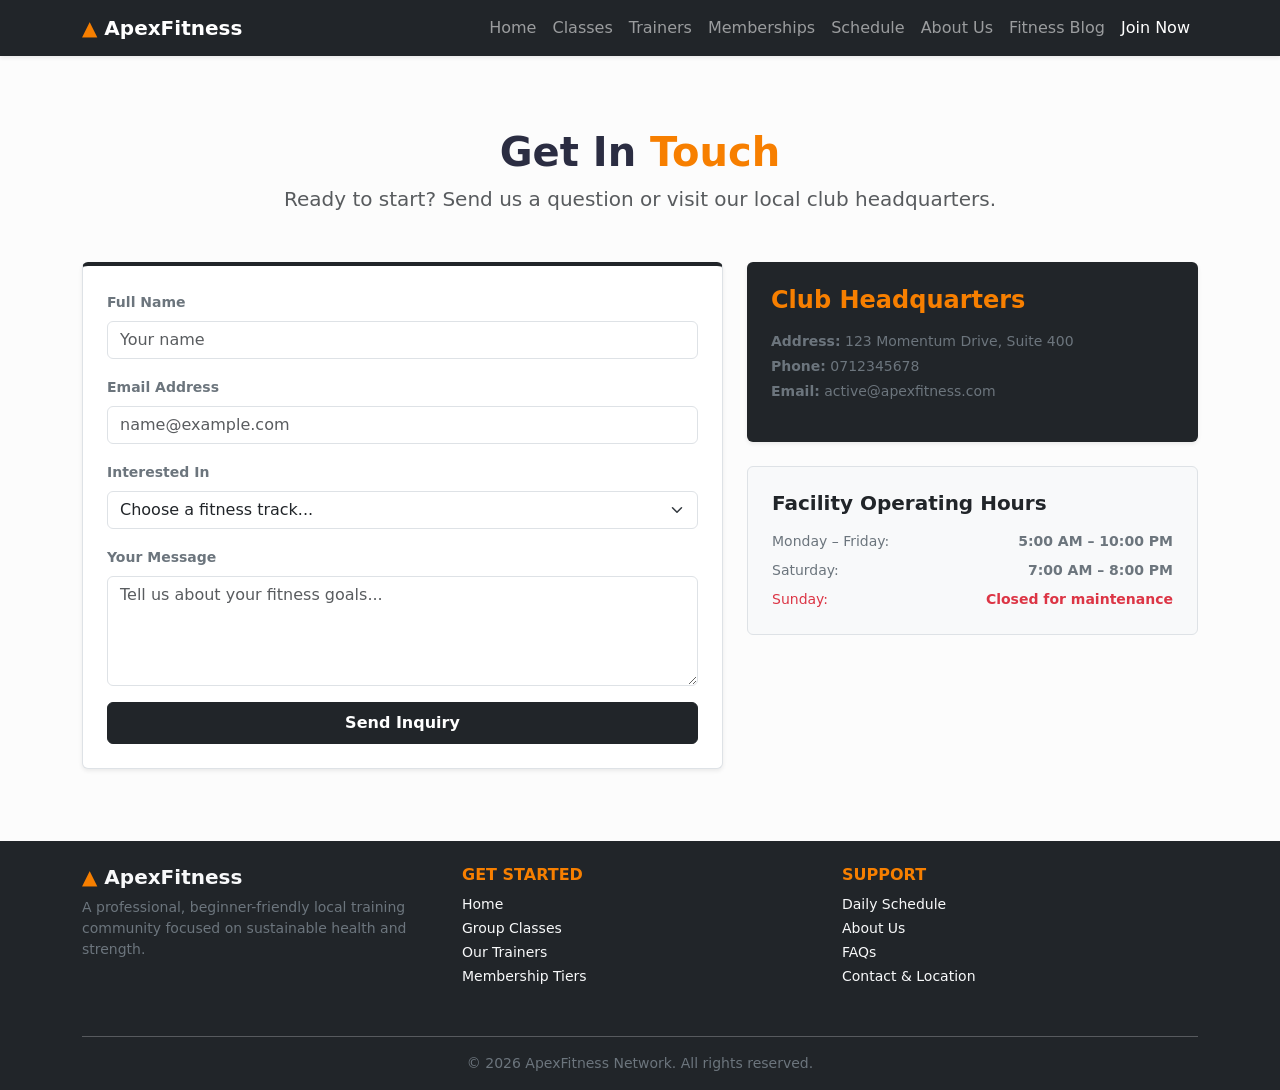
<file: contact.html>
<!DOCTYPE html>
<html lang="en">
<head>
    <meta charset="UTF-8">
    <meta name="viewport" content="width=device-width, initial-scale=1.0">
    <title>ApexFitness | Join Our Community</title>
    <link href="https://cdn.jsdelivr.net/npm/bootstrap@5.3.3/dist/css/bootstrap.min.css" rel="stylesheet">
    <link rel="stylesheet" href="css/style.css">
</head>
<body>
    <header>
        <nav class="navbar navbar-expand-lg navbar-dark bg-dark shadow-sm">
            <div class="container">
                <a class="navbar-brand fw-bold" href="index.html"><span class="text-fitness-orange">▲</span> ApexFitness</a>
                <button class="navbar-toggler" type="button" data-bs-toggle="collapse" data-bs-target="#navMenu"><span class="navbar-toggler-icon"></span></button>
                <div class="collapse navbar-collapse" id="navMenu">
                    <ul class="navbar-nav ms-auto">
                        <li class="nav-item"><a class="nav-link" href="index.html">Home</a></li>
                        <li class="nav-item"><a class="nav-link" href="classes.html">Classes</a></li>
                        <li class="nav-item"><a class="nav-link" href="trainers.html">Trainers</a></li>
                        <li class="nav-item"><a class="nav-link" href="pricing.html">Memberships</a></li>
                        <li class="nav-item"><a class="nav-link" href="schedule.html">Schedule</a></li>
                        <li class="nav-item"><a class="nav-link" href="about.html">About Us</a></li>
                        <li class="nav-item"><a class="nav-link" href="blog.html">Fitness Blog</a></li>
                        <li class="nav-item"><a class="nav-link active" href="contact.html">Join Now</a></li>
                    </ul>
                </div>
            </div>
        </nav>
    </header>
    
     <main class="py-5">
        <div class="container my-4">
            <div class="text-center mb-5">
                <h1 class="fw-bold">Get In <span class="text-fitness-orange">Touch</span></h1>
                <p class="lead text-muted">Ready to start? Send us a question or visit our local club headquarters.</p>
            </div>

            <div class="row g-4">
                <!-- Contact form -->
                <div class="col-lg-7" id="formWrapperContainer">
                    <form id="contactGymForm" class="bg-white p-4 border rounded shadow-sm">
                        
                        <!-- Displays validation errors or a success message after submission -->
                        <div id="formFeedback" class="d-none alert mb-4 p-3 small"></div>

                        <div class="mb-3">
                            <label for="userName" class="form-label fw-bold small text-secondary">Full Name</label>
                            <input type="text" class="form-control" id="userName" placeholder="Your name">
                        </div>
                        
                        <div class="mb-3">
                            <label for="userEmail" class="form-label fw-bold small text-secondary">Email Address</label>
                            <input type="email" class="form-control" id="userEmail" placeholder="name@example.com">
                        </div>
                        
                        <div class="mb-3">
                            <label for="classSelect" class="form-label fw-bold small text-secondary">Interested In</label>
                            <select class="form-select" id="classSelect">
                                <option value="" selected>Choose a fitness track...</option>
                                <option value="strength">Strength Training Foundations</option>
                                <option value="yoga">Vinyasa Flow Yoga</option>
                                <option value="spin">Apex Spin Cycling</option>
                                <option value="metcon-circuits">MetCon Circuit Training</option>
                                <option value="barbell-mastery">Olympic Barbell Mastery</option>
                                <option value="restorative-mobility">Restorative Mobility</option>
                            </select>
                        </div>
                        
                        <div class="mb-3">
                            <label for="userMsg" class="form-label fw-bold small text-secondary">Your Message</label>
                            <textarea class="form-control" id="userMsg" rows="4" placeholder="Tell us about your fitness goals..."></textarea>
                        </div>  
                        <button type="submit" class="btn btn-dark w-100 py-2 fw-bold">Send Inquiry</button>
                    </form>
                 </div> 

                 <!-- Shows the gym's location and opening hours -->
                 <div class="col-lg-5">
                    <div class="bg-dark text-white p-4 rounded shadow-sm mb-4">
                        <h4 class="fw-bold mb-3 text-fitness-orange">Club Headquarters</h4>
                        <p class="small text-secondary mb-1"><strong>Address:</strong> 123 Momentum Drive, Suite 400</p>
                        <p class="small text-secondary mb-1"><strong>Phone:</strong> 0712345678 </p>
                        <p class="small text-secondary"><strong>Email:</strong> active@apexfitness.com</p>
                    </div>
                    
                    <div class="bg-light p-4 rounded border">
                        <h5 class="fw-bold text-dark mb-3">Facility Operating Hours</h5>
                        <ul class="list-unstyled small text-secondary mb-0">
                            <li class="mb-2 d-flex justify-content-between"><span>Monday – Friday:</span> <strong>5:00 AM – 10:00 PM</strong></li>
                            <li class="mb-2 d-flex justify-content-between"><span>Saturday:</span> <strong>7:00 AM – 8:00 PM</strong></li>
                            <li class="text-danger d-flex justify-content-between"><span>Sunday:</span> <strong>Closed for maintenance</strong></li>
                        </ul>
                    </div>
                </div>
             </div> 
            </div> 
        </main>

    <footer class="bg-dark text-light pt-4 pb-3">
            <div class="container">
                <div class="row">
                    <div class="col-md-4 mb-3">
                        <h5 class="fw-bold"><span class="text-fitness-orange">▲</span> ApexFitness</h5>
                        <p class="text-secondary small">A professional, beginner-friendly local training community focused on sustainable health and strength.</p>
                    </div>
                    <div class="col-md-4 mb-3 footer-links">
                        <h6 class="text-uppercase fw-bold text-fitness-orange">Get Started</h6>
                        <ul class="list-unstyled">
                            <li><a href="index.html" class="text-light text-decoration-none small">Home</a></li>
                            <li><a href="classes.html" class="text-light text-decoration-none small">Group Classes</a></li>
                            <li><a href="trainers.html" class="text-light text-decoration-none small">Our Trainers</a></li>
                            <li><a href="pricing.html" class="text-light text-decoration-none small">Membership Tiers</a></li>
                        </ul>
                    </div>
                    <div class="col-md-4 mb-3 footer-links">
                        <h6 class="text-uppercase fw-bold text-fitness-orange">Support</h6>
                        <ul class="list-unstyled">
                            <li><a href="schedule.html" class="text-light text-decoration-none small">Daily Schedule</a></li>
                            <li><a href="about.html" class="text-light text-decoration-none small">About Us</a></li>
                            <li><a href="faq.html" class="text-light text-decoration-none small">FAQs</a></li>
                            <li><a href="contact.html" class="text-light text-decoration-none small">Contact & Location</a></li>
                        </ul>
                    </div>
                </div>
                <hr class="bg-secondary">
                <div class="text-center text-secondary small">
                    <p class="mb-0">&copy; 2026 ApexFitness Network. All rights reserved.</p>
                </div>
            </div>
    </footer>
    <script src="js/app.js"></script>
    <script src="https://cdn.jsdelivr.net/npm/bootstrap@5.3.3/dist/js/bootstrap.bundle.min.js"></script>
</body>
</html>
</file>
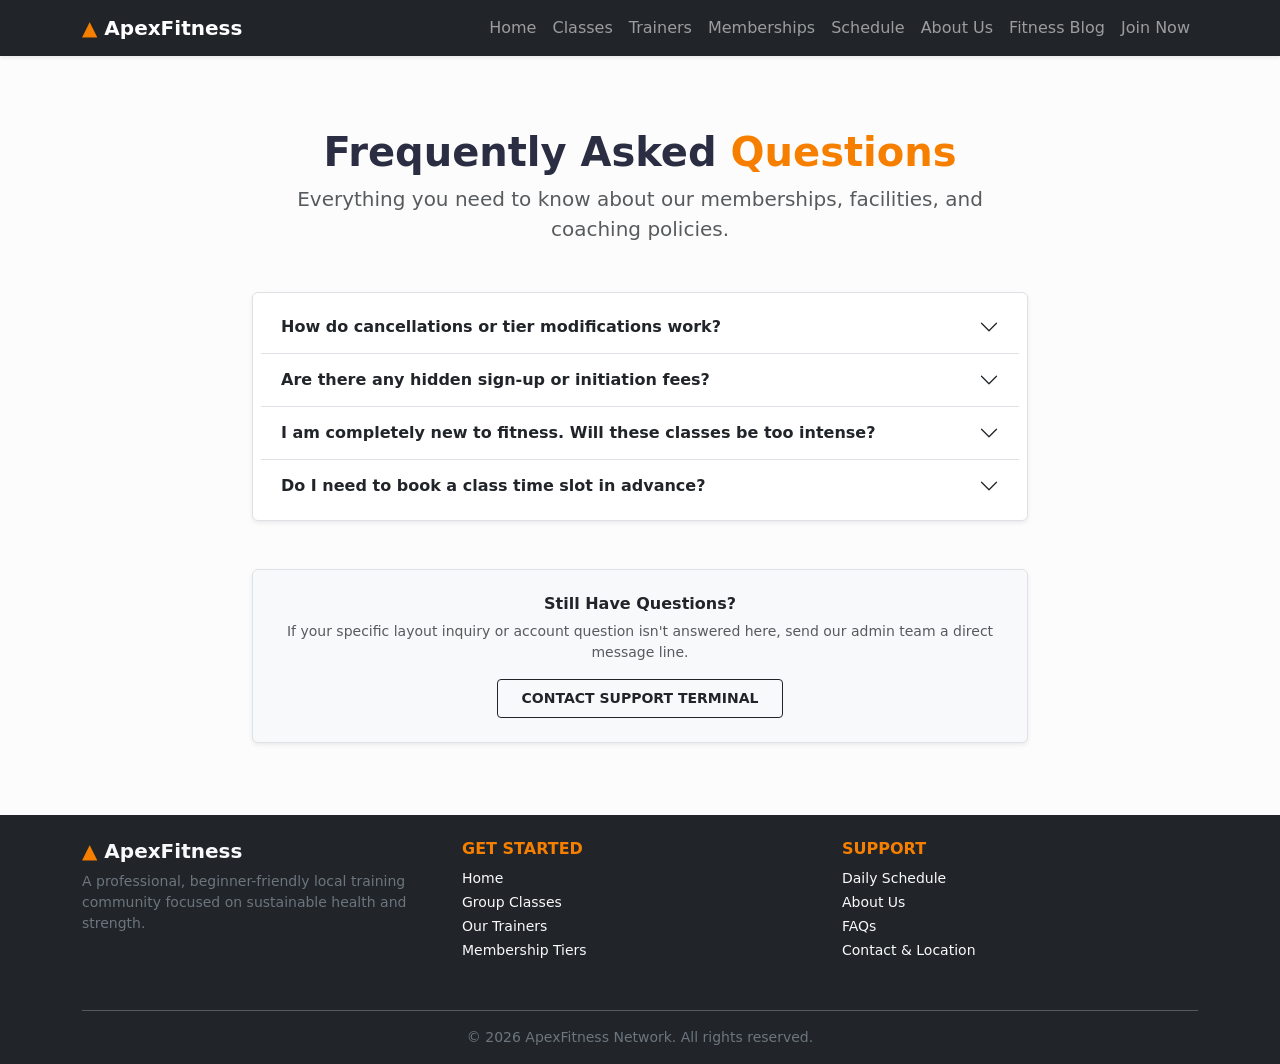
<file: faq.html>
<!DOCTYPE html>
<html lang="en">
<head>
    <meta charset="UTF-8">
    <meta name="viewport" content="width=device-width, initial-scale=1.0">
    <title>ApexFitness | Frequently Asked Questions</title>
    <link href="https://cdn.jsdelivr.net/npm/bootstrap@5.3.3/dist/css/bootstrap.min.css" rel="stylesheet">
    <link rel="stylesheet" href="css/style.css">
</head>
<body>

    <header>
        <nav class="navbar navbar-expand-lg navbar-dark bg-dark shadow-sm">
            <div class="container">
                <a class="navbar-brand fw-bold" href="index.html"><span class="text-fitness-orange">▲</span> ApexFitness</a>
                <button class="navbar-toggler" type="button" data-bs-toggle="collapse" data-bs-target="#navMenu"><span class="navbar-toggler-icon"></span></button>
                <div class="collapse navbar-collapse" id="navMenu">
                    <ul class="navbar-nav ms-auto">
                        <li class="nav-item"><a class="nav-link" href="index.html">Home</a></li>
                        <li class="nav-item"><a class="nav-link" href="classes.html">Classes</a></li>
                        <li class="nav-item"><a class="nav-link" href="trainers.html">Trainers</a></li>
                        <li class="nav-item"><a class="nav-link" href="pricing.html">Memberships</a></li>
                        <li class="nav-item"><a class="nav-link" href="schedule.html">Schedule</a></li>
                        <li class="nav-item"><a class="nav-link" href="about.html">About Us</a></li>
                        <li class="nav-item"><a class="nav-link" href="blog.html">Fitness Blog</a></li>
                        <li class="nav-item"><a class="nav-link" href="contact.html">Join Now</a></li>
                    </ul>
                </div>
            </div>
        </nav>
    </header>

    <main class="py-5">
        <div class="container my-4" style="max-width: 800px;">
            <!-- Introduces the FAQ page and explains what visitors can find here -->
            <div class="text-center mb-5">
                <h1 class="fw-bold">Frequently Asked <span class="text-fitness-orange">Questions</span></h1>
                <p class="lead text-muted">Everything you need to know about our memberships, facilities, and coaching policies.</p>
            </div>
            <!-- Uses a Bootstrap accordion so users can expand one question at a time without cluttering the page -->
            <div class="accordion accordion-flush shadow-sm border rounded bg-white p-2" id="mainGymFAQ">
                <!-- Each accordion item contains one question and its corresponding answer -->
                <div class="accordion-item">
                    <h2 class="accordion-header" id="headingOne">
                        <button class="accordion-button collapsed small fw-bold text-dark" type="button" data-bs-toggle="collapse" data-bs-target="#collapseOne">
                            How do cancellations or tier modifications work?
                        </button>
                    </h2>
                    <div id="collapseOne" class="accordion-collapse collapse" data-bs-parent="#mainGymFAQ">
                        <div class="accordion-body text-muted small">
                            You can upgrade, downgrade, or suspend your active membership level tier at any time. Account cancellations simply require a 5-day notification message submitted via our contact terminal before your next automated billing cycle runs.
                        </div>
                    </div>
                </div>

                <div class="accordion-item">
                    <h2 class="accordion-header" id="headingTwo">
                        <button class="accordion-button collapsed small fw-bold text-dark" type="button" data-bs-toggle="collapse" data-bs-target="#collapseTwo">
                            Are there any hidden sign-up or initiation fees?
                        </button>
                    </h2>
                    <div id="collapseTwo" class="accordion-collapse collapse" data-bs-parent="#mainGymFAQ">
                        <div class="accordion-body text-muted small">
                            None at all. We value flat, completely transparent pricing. The monthly tier rate you select is exactly what you pay—no forced registration assessments, keys, or activation fees.
                        </div>
                    </div>
                </div>
                <div class="accordion-item">
                    <h2 class="accordion-header" id="headingThree">
                        <button class="accordion-button collapsed small fw-bold text-dark" type="button" data-bs-toggle="collapse" data-bs-target="#collapseThree">
                            I am completely new to fitness. Will these classes be too intense?
                        </button>
                    </h2>
                    <div id="collapseThree" class="accordion-collapse collapse" data-bs-parent="#mainGymFAQ">
                        <div class="accordion-body text-muted small">
                            Not at all! Every group structure we schedule uses an adaptive scaling method. Our coaches modify specific joint movements, loads, and run speeds on the fly to meet your current experience level safely.
                        </div>
                    </div>
                </div>

                <div class="accordion-item">
                    <h2 class="accordion-header" id="headingFour">
                        <button class="accordion-button collapsed small fw-bold text-dark" type="button" data-bs-toggle="collapse" data-bs-target="#collapseFour">
                            Do I need to book a class time slot in advance?
                        </button>
                    </h2>
                    <div id="collapseFour" class="accordion-collapse collapse" data-bs-parent="#mainGymFAQ">
                        <div class="accordion-body text-muted small">
                            To ensure coach-to-member safety ratios stay under our maximum 12-person cap limits, we highly recommend reserving your class window through our portal script dashboard before arriving.
                        </div>
                    </div>
                </div>
            </div>

            <!-- Gives users another way to get help if their question is not listed above -->
            <div class="mt-5 p-4 rounded bg-light border border-1 text-center shadow-sm">
                <h5 class="fw-bold text-dark mb-2 h6">Still Have Questions?</h5>
                <p class="text-muted small mb-3">If your specific layout inquiry or account question isn't answered here, send our admin team a direct message line.</p>
                <a href="contact.html" class="btn btn-outline-dark btn-sm px-4 py-2 text-uppercase fw-bold">Contact Support Terminal</a>
            </div>
        </div>
    </main>

    <footer class="bg-dark text-light pt-4 pb-3">
        <div class="container">
            <div class="row">
                <div class="col-md-4 mb-3">
                    <h5 class="fw-bold"><span class="text-fitness-orange">▲</span> ApexFitness</h5>
                    <p class="text-secondary small">A professional, beginner-friendly local training community focused on sustainable health and strength.</p>
                </div>
                <div class="col-md-4 mb-3 footer-links">
                    <h6 class="text-uppercase fw-bold text-fitness-orange">Get Started</h6>
                    <ul class="list-unstyled">
                        <li><a href="index.html" class="text-light text-decoration-none small">Home</a></li>
                        <li><a href="classes.html" class="text-light text-decoration-none small">Group Classes</a></li>
                        <li><a href="trainers.html" class="text-light text-decoration-none small">Our Trainers</a></li>
                        <li><a href="pricing.html" class="text-light text-decoration-none small">Membership Tiers</a></li>
                    </ul>
                </div>
                <div class="col-md-4 mb-3 footer-links">
                    <h6 class="text-uppercase fw-bold text-fitness-orange">Support</h6>
                    <ul class="list-unstyled">
                        <li><a href="schedule.html" class="text-light text-decoration-none small">Daily Schedule</a></li>
                        <li><a href="about.html" class="text-light text-decoration-none small">About Us</a></li>
                        <li><a href="faq.html" class="text-light text-decoration-none small">FAQs</a></li>
                        <li><a href="contact.html" class="text-light text-decoration-none small">Contact & Location</a></li>
                    </ul>
                </div>
            </div>
            <hr class="bg-secondary">
            <div class="text-center text-secondary small">
                <p class="mb-0">&copy; 2026 ApexFitness Network. All rights reserved.</p>
            </div>
        </div>
    </footer>

    <!-- Loads Bootstrap's JavaScript so the accordion can expand and collapse -->
    <script src="https://cdn.jsdelivr.net/npm/bootstrap@5.3.3/dist/js/bootstrap.bundle.min.js"></script>
</body>
</html>
</file>
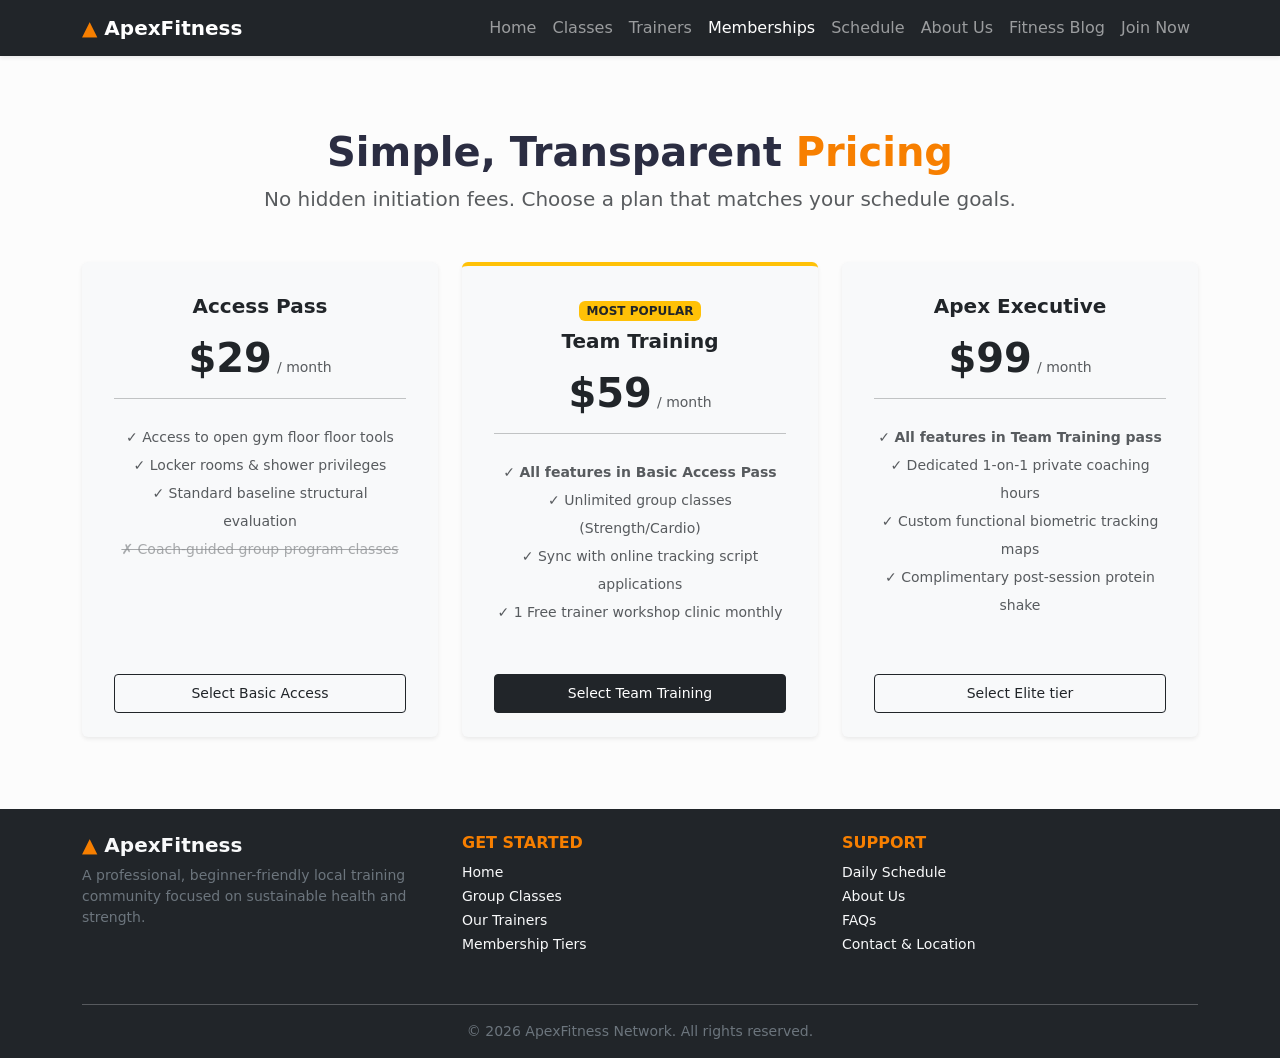
<file: pricing.html>
<!DOCTYPE html>
<html lang="en">
<head>
    <meta charset="UTF-8">
    <meta name="viewport" content="width=device-width, initial-scale=1.0">
    <title>ApexFitness | Membership Tiers</title>
    <link href="https://cdn.jsdelivr.net/npm/bootstrap@5.3.3/dist/css/bootstrap.min.css" rel="stylesheet">
    <link rel="stylesheet" href="css/style.css">
</head>
<body>

    <header>
        <nav class="navbar navbar-expand-lg navbar-dark bg-dark shadow-sm">
            <div class="container">
                <a class="navbar-brand fw-bold" href="index.html"><span class="text-fitness-orange">▲</span> ApexFitness</a>
                <button class="navbar-toggler" type="button" data-bs-toggle="collapse" data-bs-target="#navMenu"><span class="navbar-toggler-icon"></span></button>
                <div class="collapse navbar-collapse" id="navMenu">
                    <ul class="navbar-nav ms-auto">
                        <li class="nav-item"><a class="nav-link" href="index.html">Home</a></li>
                        <li class="nav-item"><a class="nav-link" href="classes.html">Classes</a></li>
                        <li class="nav-item"><a class="nav-link" href="trainers.html">Trainers</a></li>
                        <li class="nav-item"><a class="nav-link active" href="pricing.html">Memberships</a></li>
                        <li class="nav-item"><a class="nav-link" href="schedule.html">Schedule</a></li>
                        <li class="nav-item"><a class="nav-link" href="about.html">About Us</a></li>
                        <li class="nav-item"><a class="nav-link" href="blog.html">Fitness Blog</a></li>
                        <li class="nav-item"><a class="nav-link" href="contact.html">Join Now</a></li>
                    </ul>
                </div>
            </div>
        </nav>
    </header>

    <main class="py-5">
        <div class="container my-4">
            <!-- Displays the page title and briefly explains the pricing structure -->
            <div class="text-center mb-5">
                <h1 class="fw-bold">Simple, Transparent <span class="text-fitness-orange">Pricing</span></h1>
                <p class="lead text-muted">No hidden initiation fees. Choose a plan that matches your schedule goals.</p>
            </div>
            <!-- Uses Bootstrap cards so each membership plan has the same layout -->
            <div class="row row-cols-1 row-cols-md-3 g-4">
                <!-- Entry-level membership with access to the gym and basic facilities -->
                <div class="col">
                    <div class="card h-100 border-0 bg-light text-center p-3 shadow-sm">
                        <div class="card-body">
                            <h5 class="fw-bold mb-2 text-dark">Access Pass</h5>
                            <div class="my-3">
                                <span class="display-6 fw-bold text-dark">$29</span>
                                <small class="text-muted">/ month</small>
                            </div>
                            <hr class="bg-secondary opacity-25">
                            <ul class="list-unstyled text-muted small my-4 lh-lg">
                                <li>✓ Access to open gym floor floor tools</li>
                                <li>✓ Locker rooms & shower privileges</li>
                                <li>✓ Standard baseline structural evaluation</li>
                                <li class="text-decoration-line-through text-muted opacity-50">✗ Coach-guided group program classes</li>
                            </ul>
                        </div>
                        <div class="card-footer bg-transparent border-0">
                            <a href="contact.html" class="btn btn-outline-dark btn-sm w-100 py-2">Select Basic Access</a>
                        </div>
                    </div>
                </div>
                <!-- Featured plan that stands out because it is the most popular option -->
                <div class="col">
                    <div class="card h-100 border-0 bg-light text-center p-3 shadow-sm border-top border-4 border-warning">
                        <div class="card-body">
                            <span class="badge bg-warning text-dark text-uppercase small mb-2">Most Popular</span>
                            <h5 class="fw-bold mb-2 text-dark">Team Training</h5>
                            <div class="my-3">
                                <span class="display-6 fw-bold text-dark">$59</span>
                                <small class="text-muted">/ month</small>
                            </div>
                            <hr class="bg-secondary opacity-25">
                            <ul class="list-unstyled text-muted small my-4 lh-lg">
                                <li>✓ <strong>All features in Basic Access Pass</strong></li>
                                <li>✓ Unlimited group classes (Strength/Cardio)</li>
                                <li>✓ Sync with online tracking script applications</li>
                                <li>✓ 1 Free trainer workshop clinic monthly</li>
                            </ul>
                        </div>
                        <div class="card-footer bg-transparent border-0">
                            <a href="contact.html" class="btn btn-dark btn-sm w-100 py-2">Select Team Training</a>
                        </div>
                    </div>
                </div>
                <!-- Premium membership that includes every available service -->
                <div class="col">
                    <div class="card h-100 border-0 bg-light text-center p-3 shadow-sm">
                        <div class="card-body">
                            <h5 class="fw-bold mb-2 text-dark">Apex Executive</h5>
                            <div class="my-3">
                                <span class="display-6 fw-bold text-dark">$99</span>
                                <small class="text-muted">/ month</small>
                            </div>
                            <hr class="bg-secondary opacity-25">
                            <ul class="list-unstyled text-muted small my-4 lh-lg">
                                <li>✓ <strong>All features in Team Training pass</strong></li>
                                <li>✓ Dedicated 1-on-1 private coaching hours</li>
                                <li>✓ Custom functional biometric tracking maps</li>
                                <li>✓ Complimentary post-session protein shake</li>
                            </ul>
                        </div>
                        <div class="card-footer bg-transparent border-0">
                            <a href="contact.html" class="btn btn-outline-dark btn-sm w-100 py-2">Select Elite tier</a>
                        </div>
                    </div>
                </div>
            </div>
        </div>
    </main>

    

    <footer class="bg-dark text-light pt-4 pb-3">
        <div class="container">
            <div class="row">
                <div class="col-md-4 mb-3">
                    <h5 class="fw-bold"><span class="text-fitness-orange">▲</span> ApexFitness</h5>
                    <p class="text-secondary small">A professional, beginner-friendly local training community focused on sustainable health and strength.</p>
                </div>
                <div class="col-md-4 mb-3 footer-links">
                    <h6 class="text-uppercase fw-bold text-fitness-orange">Get Started</h6>
                    <ul class="list-unstyled">
                        <li><a href="index.html" class="text-light text-decoration-none small">Home</a></li>
                        <li><a href="classes.html" class="text-light text-decoration-none small">Group Classes</a></li>
                        <li><a href="trainers.html" class="text-light text-decoration-none small">Our Trainers</a></li>
                        <li><a href="pricing.html" class="text-light text-decoration-none small">Membership Tiers</a></li>
                    </ul>
                </div>
                <div class="col-md-4 mb-3 footer-links">
                    <h6 class="text-uppercase fw-bold text-fitness-orange">Support</h6>
                    <ul class="list-unstyled">
                        <li><a href="schedule.html" class="text-light text-decoration-none small">Daily Schedule</a></li>
                        <li><a href="about.html" class="text-light text-decoration-none small">About Us</a></li>
                        <li><a href="faq.html" class="text-light text-decoration-none small">FAQs</a></li>
                        <li><a href="contact.html" class="text-light text-decoration-none small">Contact & Location</a></li>
                    </ul>
                </div>
            </div>
            <hr class="bg-secondary">
            <div class="text-center text-secondary small">
                <p class="mb-0">&copy; 2026 ApexFitness Network. All rights reserved.</p>
            </div>
        </div>
    </footer>

    <script src="https://cdn.jsdelivr.net/npm/bootstrap@5.3.3/dist/js/bootstrap.bundle.min.js"></script>
</body>
</html>
</file>
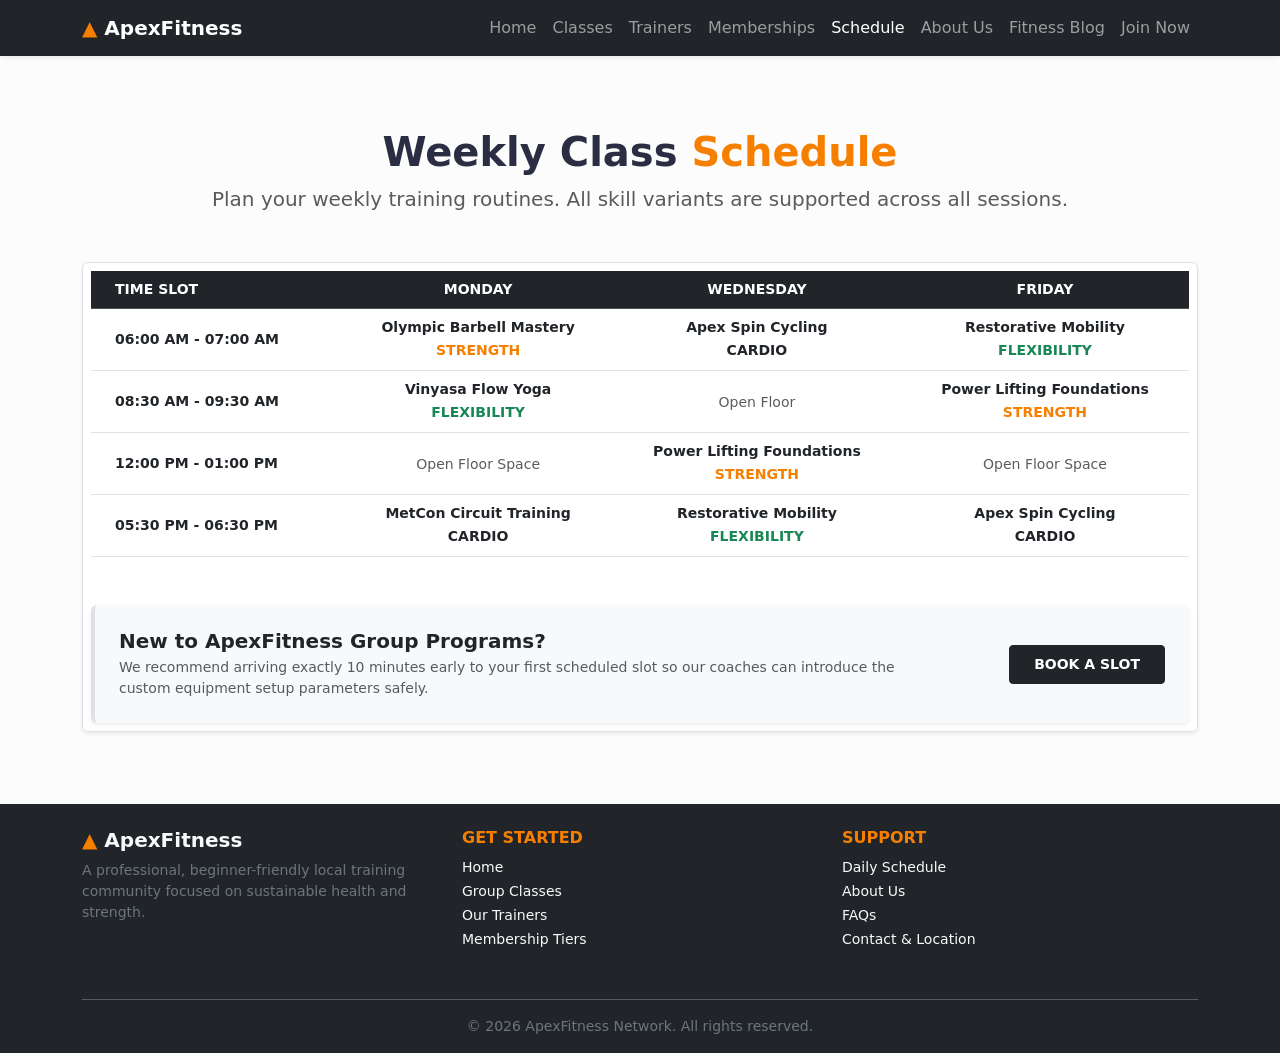
<file: schedule.html>
<!DOCTYPE html>
<html lang="en">
<head>
    <meta charset="UTF-8">
    <meta name="viewport" content="width=device-width, initial-scale=1.0">
    <title>ApexFitness | Class Schedule</title>
    <link href="https://cdn.jsdelivr.net/npm/bootstrap@5.3.3/dist/css/bootstrap.min.css" rel="stylesheet">
    <link rel="stylesheet" href="css/style.css">
</head>
<body>

    <header>
        <nav class="navbar navbar-expand-lg navbar-dark bg-dark shadow-sm">
            <div class="container">
                <a class="navbar-brand fw-bold" href="index.html"><span class="text-fitness-orange">▲</span> ApexFitness</a>
                <button class="navbar-toggler" type="button" data-bs-toggle="collapse" data-bs-target="#navMenu"><span class="navbar-toggler-icon"></span></button>
                <div class="collapse navbar-collapse" id="navMenu">
                    <ul class="navbar-nav ms-auto">
                        <li class="nav-item"><a class="nav-link" href="index.html">Home</a></li>
                        <li class="nav-item"><a class="nav-link" href="classes.html">Classes</a></li>
                        <li class="nav-item"><a class="nav-link" href="trainers.html">Trainers</a></li>
                        <li class="nav-item"><a class="nav-link" href="pricing.html">Memberships</a></li>
                        <li class="nav-item"><a class="nav-link active" href="schedule.html">Schedule</a></li>
                        <li class="nav-item"><a class="nav-link" href="about.html">About Us</a></li>
                        <li class="nav-item"><a class="nav-link" href="blog.html">Fitness Blog</a></li>
                        <li class="nav-item"><a class="nav-link" href="contact.html">Join Now</a></li>
                    </ul>
                </div>
            </div>
        </nav>
    </header>

    <main class="py-5">
        <div class="container my-4">
            <div class="text-center mb-5">
                <h1 class="fw-bold">Weekly Class <span class="text-fitness-orange">Schedule</span></h1>
                <p class="lead text-muted">Plan your weekly training routines. All skill variants are supported across all sessions.</p>
            </div>

            <!-- Displays the weekly class timetable in a responsive table -->
            <div class="table-responsive shadow-sm rounded border bg-white p-2">
                <table class="table table-hover align-middle mb-0 text-center">
                    <thead class="table-dark text-uppercase small">
                        <tr>
                            <th scope="col" class="text-start ps-4">Time Slot</th>
                            <th scope="col">Monday</th>
                            <th scope="col">Wednesday</th>
                            <th scope="col">Friday</th>
                        </tr>
                    </thead>

                    <!-- Lists the available classes for each day and time slot -->
                    <tbody>
                        <tr>
                            <td class="text-start fw-bold text-dark ps-4 small">06:00 AM - 07:00 AM</td>
                            <td>
                                <span class="d-block fw-bold small text-dark">Olympic Barbell Mastery</span>
                                <small class="text-fitness-orange fw-bold extra-small text-uppercase">Strength</small>
                            </td>
                            <td>
                                <span class="d-block fw-bold small text-dark">Apex Spin Cycling</span>
                                <small class="text-warning text-dark fw-bold extra-small text-uppercase">Cardio</small>
                            </td>
                            <td>
                                <span class="d-block fw-bold small text-dark">Restorative Mobility</span>
                                <small class="text-success fw-bold extra-small text-uppercase">Flexibility</small>
                            </td>
                        </tr>

                        <tr>
                            <td class="text-start fw-bold text-dark ps-4 small">08:30 AM - 09:30 AM</td>
                            <td>
                                <span class="d-block fw-bold small text-dark">Vinyasa Flow Yoga</span>
                                <small class="text-success fw-bold extra-small text-uppercase">Flexibility</small>
                            </td>
                            <td>
                                <span class="text-muted small italic">Open Floor</span>
                            </td>
                            <td>
                                <span class="d-block fw-bold small text-dark">Power Lifting Foundations</span>
                                <small class="text-fitness-orange fw-bold extra-small text-uppercase">Strength</small>
                            </td>
                        </tr>

                        <tr>
                            <td class="text-start fw-bold text-dark ps-4 small">12:00 PM - 01:00 PM</td>
                            <td>
                                <span class="text-muted small">Open Floor Space</span>
                            </td>
                            <td>
                                <span class="d-block fw-bold small text-dark">Power Lifting Foundations</span>
                                <small class="text-fitness-orange fw-bold extra-small text-uppercase">Strength</small>
                            </td>
                            <td>
                                <span class="text-muted small">Open Floor Space</span>
                            </td>
                        </tr>

                        <tr>
                            <td class="text-start fw-bold text-dark ps-4 small">05:30 PM - 06:30 PM</td>
                            <td>
                                <span class="d-block fw-bold small text-dark">MetCon Circuit Training</span>
                                <small class="text-warning text-dark fw-bold extra-small text-uppercase">Cardio</small>
                            </td>
                            <td>
                                <span class="d-block fw-bold small text-dark">Restorative Mobility</span>
                                <small class="text-success fw-bold extra-small text-uppercase">Flexibility</small>
                            </td>
                            <td>
                                <span class="d-block fw-bold small text-dark">Apex Spin Cycling</span>
                                <small class="text-warning text-dark fw-bold extra-small text-uppercase">Cardio</small>
                            </td>
                        </tr>
                    </tbody>
                </table>

                <!-- Encourages new members to book their first training session -->
                <div class="mt-5 p-4 rounded bg-light border-start border-4 border-fitness-orange shadow-sm text-md-start text-center">
                <div class="row align-items-center">
                    <div class="col-md-9 mb-3 mb-md-0">
                        <h5 class="fw-bold text-dark mb-1">New to ApexFitness Group Programs?</h5>
                        <p class="text-muted small mb-0">We recommend arriving exactly 10 minutes early to your first scheduled slot so our coaches can introduce the custom equipment setup parameters safely.</p>
                    </div>
                    <div class="col-md-3 text-md-end">
                        <a href="contact.html" class="btn btn-dark btn-sm px-4 py-2 fw-bold text-uppercase">Book A Slot</a>
                    </div>
                </div>
            </div>
            </div>
            </div>
    </main>

    <footer class="bg-dark text-light pt-4 pb-3">
        <div class="container">
            <div class="row">
                <div class="col-md-4 mb-3">
                    <h5 class="fw-bold"><span class="text-fitness-orange">▲</span> ApexFitness</h5>
                    <p class="text-secondary small">A professional, beginner-friendly local training community focused on sustainable health and strength.</p>
                </div>
                <div class="col-md-4 mb-3 footer-links">
                    <h6 class="text-uppercase fw-bold text-fitness-orange">Get Started</h6>
                    <ul class="list-unstyled">
                        <li><a href="index.html" class="text-light text-decoration-none small">Home</a></li>
                        <li><a href="classes.html" class="text-light text-decoration-none small">Group Classes</a></li>
                        <li><a href="trainers.html" class="text-light text-decoration-none small">Our Trainers</a></li>
                        <li><a href="pricing.html" class="text-light text-decoration-none small">Membership Tiers</a></li>
                    </ul>
                </div>
                <div class="col-md-4 mb-3 footer-links">
                    <h6 class="text-uppercase fw-bold text-fitness-orange">Support</h6>
                    <ul class="list-unstyled">
                        <li><a href="schedule.html" class="text-light text-decoration-none small">Daily Schedule</a></li>
                        <li><a href="about.html" class="text-light text-decoration-none small">About Us</a></li>
                        <li><a href="faq.html" class="text-light text-decoration-none small">FAQs</a></li>
                        <li><a href="contact.html" class="text-light text-decoration-none small">Contact & Location</a></li>
                    </ul>
                </div>
            </div>
            <hr class="bg-secondary">
            <div class="text-center text-secondary small">
                <p class="mb-0">&copy; 2026 ApexFitness Network. All rights reserved.</p>
            </div>
        </div>
    </footer>

    <script src="https://cdn.jsdelivr.net/npm/bootstrap@5.3.3/dist/js/bootstrap.bundle.min.js"></script>
</body>
</html>
</file>
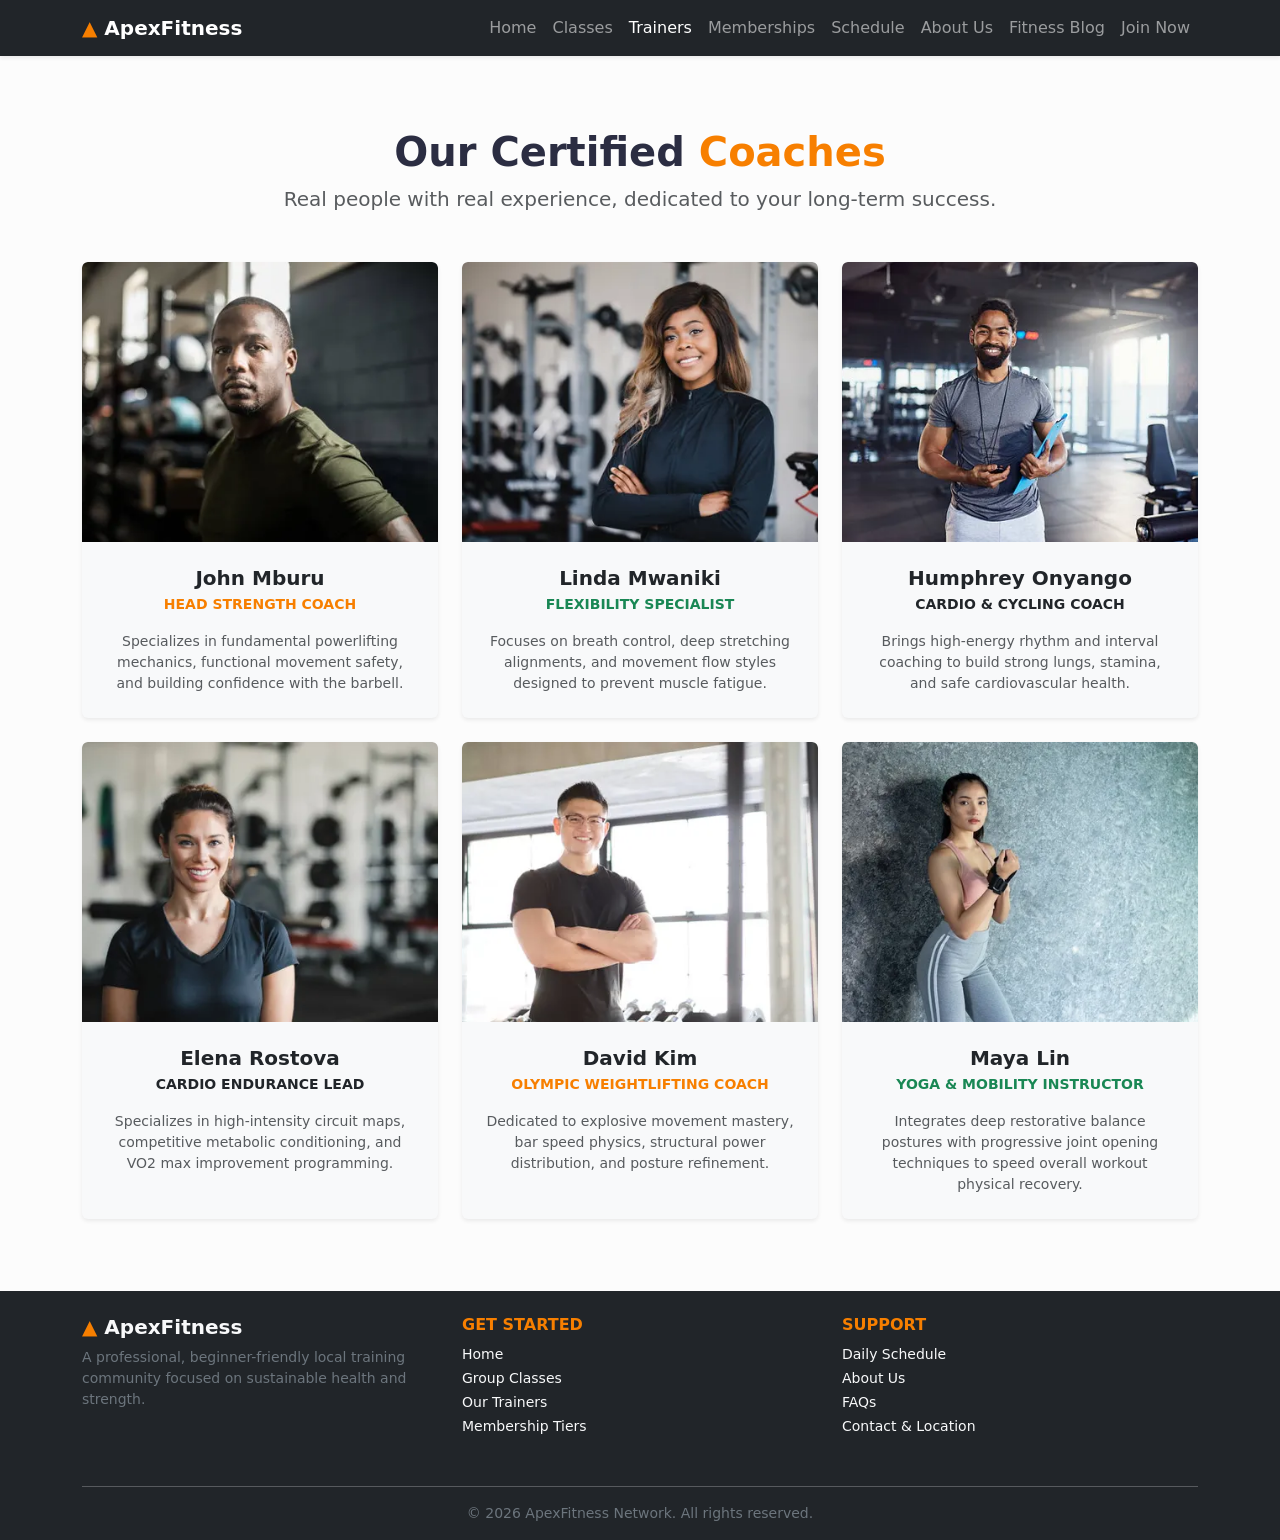
<file: trainers.html>
<!DOCTYPE html>
<html lang="en">

<head>
    <meta charset="UTF-8">
    <meta name="viewport" content="width=device-width, initial-scale=1.0">
    <title>ApexFitness | Our Trainers</title>
    <link href="https://cdn.jsdelivr.net/npm/bootstrap@5.3.3/dist/css/bootstrap.min.css" rel="stylesheet">
    <link rel="stylesheet" href="css/style.css">
</head>
<body>

<header>
    <header>
        <nav class="navbar navbar-expand-lg navbar-dark bg-dark shadow-sm">
            <div class="container">
                <a class="navbar-brand fw-bold" href="index.html"><span class="text-fitness-orange">▲</span> ApexFitness</a>
                <button class="navbar-toggler" type="button" data-bs-toggle="collapse" data-bs-target="#navMenu"><span class="navbar-toggler-icon"></span></button>
                <div class="collapse navbar-collapse" id="navMenu">
                    <ul class="navbar-nav ms-auto">
                        <li class="nav-item"><a class="nav-link" href="index.html">Home</a></li>
                        <li class="nav-item"><a class="nav-link" href="classes.html">Classes</a></li>
                        <li class="nav-item"><a class="nav-link active" href="trainers.html">Trainers</a></li>
                        <li class="nav-item"><a class="nav-link" href="pricing.html">Memberships</a></li>
                        <li class="nav-item"><a class="nav-link" href="schedule.html">Schedule</a></li>
                        <li class="nav-item"><a class="nav-link" href="about.html">About Us</a></li>
                        <li class="nav-item"><a class="nav-link" href="blog.html">Fitness Blog</a></li>
                        <li class="nav-item"><a class="nav-link" href="contact.html">Join Now</a></li>
                    </ul>
                </div>
            </div>
        </nav>
    </header>

    <main class="py-5">
        <div class="container my-4">
            
            <!-- Introduces the trainers section with a heading and short description -->
            <div class="text-center mb-5">
                <h1 class="fw-bold">Our Certified <span class="text-fitness-orange">Coaches</span></h1>
                <p class="lead text-muted">Real people with real experience, dedicated to your long-term success.</p>
            </div>

            <!-- Uses Bootstrap cards to display each trainer's photo, role, and specialization -->
            <div class="row row-cols-1 row-cols-md-3 g-4">
                <div class="col">
                    <div class="card h-100 border-0 bg-light shadow-sm overflow-hidden">
                        <img src="images/John.webp" class="card-img-top object-fit-cover" alt="Coach John Mburu" style="height: 280px;">
                        <div class="card-body text-center p-4">
                            <h5 class="card-title fw-bold mb-1">John Mburu</h5>
                            <p class="text-fitness-orange small fw-bold text-uppercase mb-3">Head Strength Coach</p>
                            <p class="card-text text-muted small">Specializes in fundamental powerlifting mechanics, functional movement safety, and building confidence with the barbell.</p>
                        </div>
                    </div>
                </div>

                <div class="col">
                    <div class="card h-100 border-0 bg-light shadow-sm overflow-hidden">
                        <img src="images/Linda.webp" class="card-img-top object-fit-cover" alt="Coach Linda Mwaniki" style="height: 280px;">
                        <div class="card-body text-center p-4">
                            <h5 class="card-title fw-bold mb-1">Linda Mwaniki</h5>
                            <p class="text-success small fw-bold text-uppercase mb-3">Flexibility Specialist</p>
                            <p class="card-text text-muted small">Focuses on breath control, deep stretching alignments, and movement flow styles designed to prevent muscle fatigue.</p>
                        </div>
                    </div>
                </div>

                <div class="col">
                    <div class="card h-100 border-0 bg-light shadow-sm overflow-hidden">
                        <img src="images/Humphrey.webp" class="card-img-top object-fit-cover" alt="Coach Humphrey Onyango" style="height: 280px;">
                        <div class="card-body text-center p-4">
                            <h5 class="card-title fw-bold mb-1">Humphrey Onyango</h5>
                            <p class="text-warning text-dark small fw-bold text-uppercase mb-3">Cardio & Cycling Coach</p>
                            <p class="card-text text-muted small">Brings high-energy rhythm and interval coaching to build strong lungs, stamina, and safe cardiovascular health.</p>
                        </div>
                    </div>
                </div>
                <div class="col">
                    <div class="card h-100 border-0 bg-light shadow-sm overflow-hidden">
                        <img src="images/Elena.webp" class="card-img-top object-fit-cover" alt="Coach Elena Rostova" style="height: 280px;">
                        <div class="card-body text-center p-4">
                            <h5 class="card-title fw-bold mb-1">Elena Rostova</h5>
                            <p class="text-warning text-dark small fw-bold text-uppercase mb-3">Cardio Endurance Lead</p>
                            <p class="card-text text-muted small">Specializes in high-intensity circuit maps, competitive metabolic conditioning, and VO2 max improvement programming.</p>
                        </div>
                    </div>
                </div>

                <div class="col">
                    <div class="card h-100 border-0 bg-light shadow-sm overflow-hidden">
                        <img src="images/David.webp" class="card-img-top object-fit-cover" alt="Coach David Kim" style="height: 280px;">
                        <div class="card-body text-center p-4">
                            <h5 class="card-title fw-bold mb-1">David Kim</h5>
                            <p class="text-fitness-orange small fw-bold text-uppercase mb-3">Olympic Weightlifting Coach</p>
                            <p class="card-text text-muted small">Dedicated to explosive movement mastery, bar speed physics, structural power distribution, and posture refinement.</p>
                        </div>
                    </div>
                </div>

                <div class="col">
                    <div class="card h-100 border-0 bg-light shadow-sm overflow-hidden">
                        <img src="images/Maya.webp" class="card-img-top object-fit-cover" alt="Coach Maya Lin" style="height: 280px;">
                        <div class="card-body text-center p-4">
                            <h5 class="card-title fw-bold mb-1">Maya Lin</h5>
                            <p class="text-success small fw-bold text-uppercase mb-3">Yoga & Mobility Instructor</p>
                            <p class="card-text text-muted small">Integrates deep restorative balance postures with progressive joint opening techniques to speed overall workout physical recovery.</p>
                        </div>
                    </div>
                </div>

            </div>
        </div> 
    </main>

        <footer class="bg-dark text-light pt-4 pb-3">
        <div class="container">
            <div class="row">
                <div class="col-md-4 mb-3">
                    <h5 class="fw-bold"><span class="text-fitness-orange">▲</span> ApexFitness</h5>
                    <p class="text-secondary small">A professional, beginner-friendly local training community focused on sustainable health and strength.</p>
                </div>
                <div class="col-md-4 mb-3 footer-links">
                    <h6 class="text-uppercase fw-bold text-fitness-orange">Get Started</h6>
                    <ul class="list-unstyled">
                        <li><a href="index.html" class="text-light text-decoration-none small">Home</a></li>
                        <li><a href="classes.html" class="text-light text-decoration-none small">Group Classes</a></li>
                        <li><a href="trainers.html" class="text-light text-decoration-none small">Our Trainers</a></li>
                        <li><a href="pricing.html" class="text-light text-decoration-none small">Membership Tiers</a></li>
                    </ul>
                </div>
                <div class="col-md-4 mb-3 footer-links">
                    <h6 class="text-uppercase fw-bold text-fitness-orange">Support</h6>
                    <ul class="list-unstyled">
                        <li><a href="schedule.html" class="text-light text-decoration-none small">Daily Schedule</a></li>
                        <li><a href="about.html" class="text-light text-decoration-none small">About Us</a></li>
                        <li><a href="faq.html" class="text-light text-decoration-none small">FAQs</a></li>
                        <li><a href="contact.html" class="text-light text-decoration-none small">Contact & Location</a></li>
                    </ul>
                </div>
            </div>
            <hr class="bg-secondary">
            <div class="text-center text-secondary small">
                <p class="mb-0">&copy; 2026 ApexFitness Network. All rights reserved.</p>
            </div>
        </div>
    </footer>

    <!-- Loads Bootstrap JavaScript so the mobile navigation and other components work -->
    <script src="https://cdn.jsdelivr.net/npm/bootstrap@5.3.3/dist/js/bootstrap.bundle.min.js"></script>
</body>
</html>
</file>
<file: css/style.css>
/* ======================================
   Global Page Styling
   Sets the default background and text colours used across the website.
====================================== */
body {
    background-color: #fcfcfc; 
    color: #2b2d42;            
}

/* ======================================
   Custom Brand Colour
   Applies the ApexFitness orange theme to highlighted text.
====================================== */
.text-fitness-orange {
    color: #f77f00; 
}

/* ======================================
   Footer Navigation
   Highlights footer links when the user hovers over them.
====================================== */
.footer-links a:hover {
    text-decoration: underline !important;
    color: #f77f00 !important;
}

/* ======================================
   Form Input Focus
   Changes the border and glow colour when an input field is selected.
====================================== */
.form-control:focus, .form-select:focus {
    border-color: #f77f00 !important;
    box-shadow: 0 0 0 0.25rem rgba(247, 127, 0, 0.25) !important;
}

/* ======================================
   Contact Form
   Adds a decorative top border to distinguish the contact form.
====================================== */
#contactGymForm {
    border-top: 4px solid #212529 !important;
}

/* Styles the homepage hero section with a full-width background image and dark overlay for better text readability */
.hero-section {
    min-height: 90vh;

    background:
        linear-gradient(rgba(0, 0, 0, 0.55), rgba(0, 0, 0, 0.55)),
        url("../images/Gym.webp") center/cover no-repeat;

    display: flex;
    align-items: center;
}
</file>
